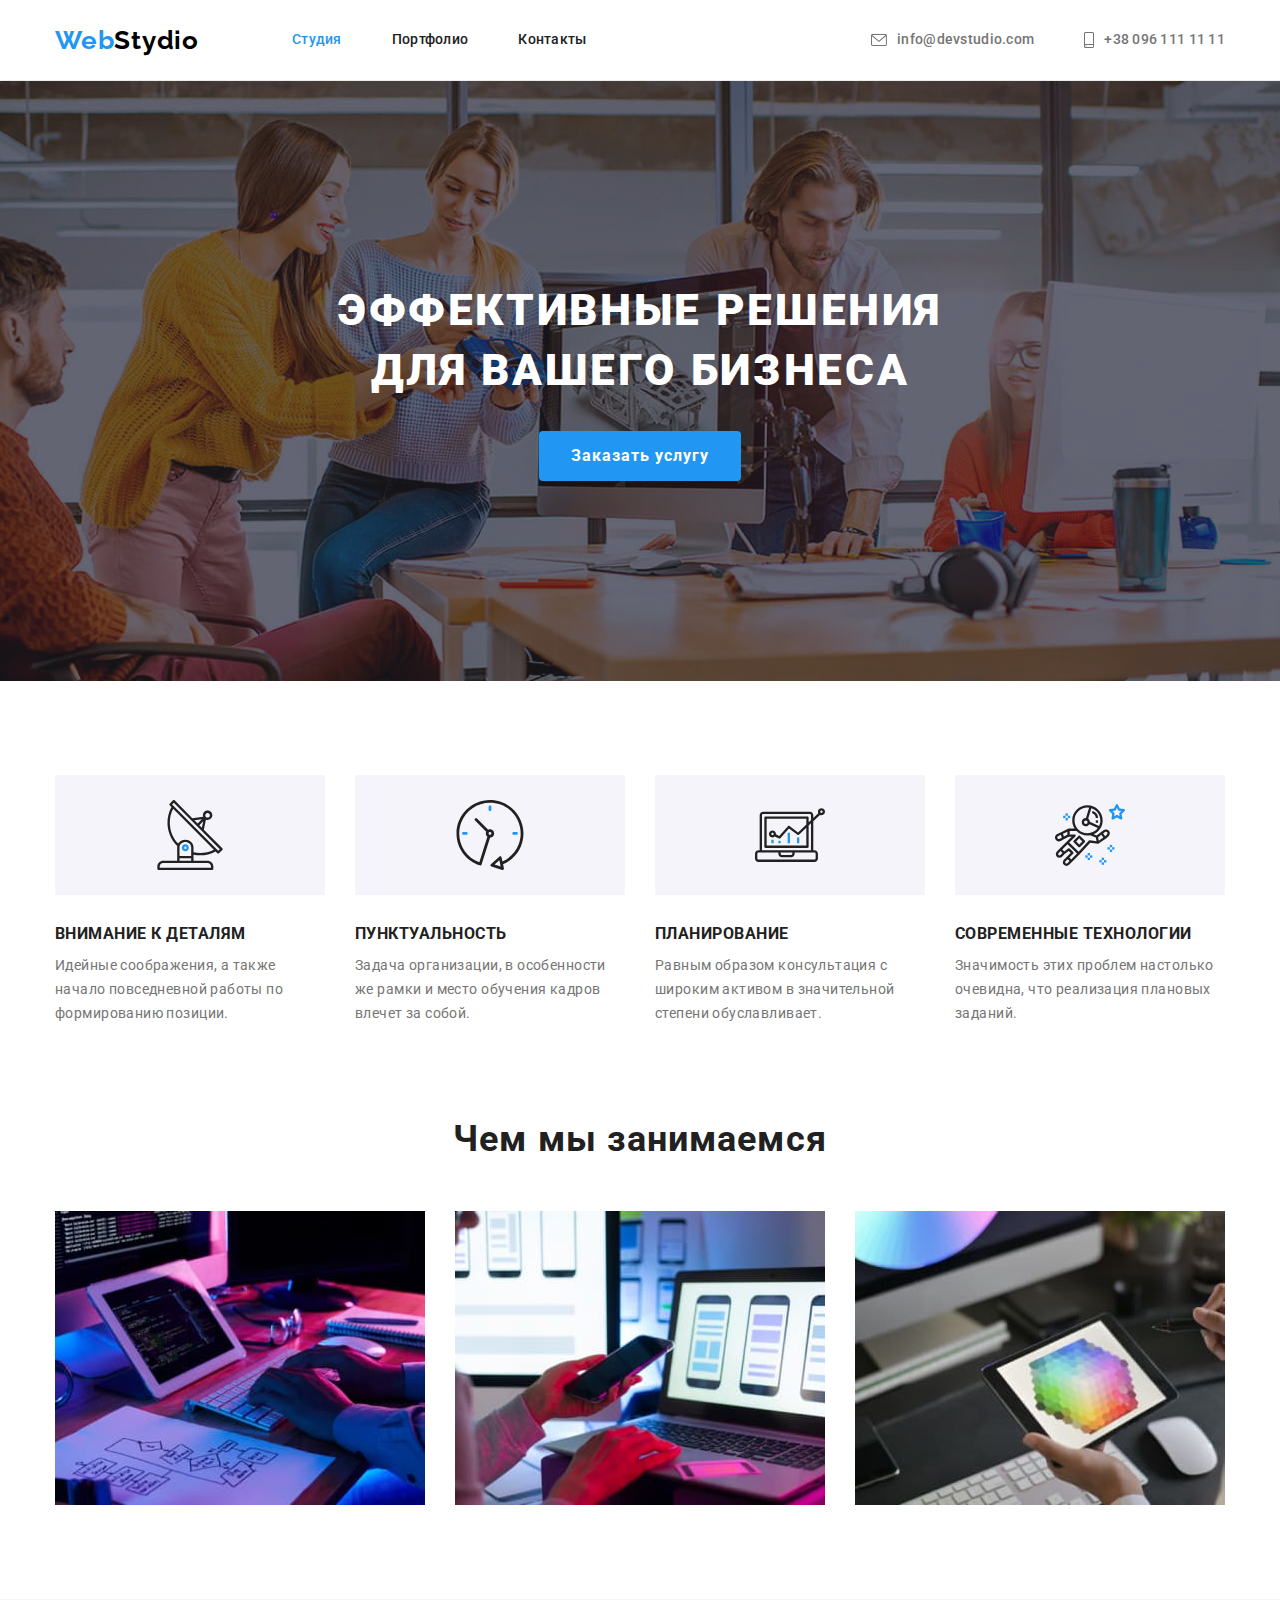
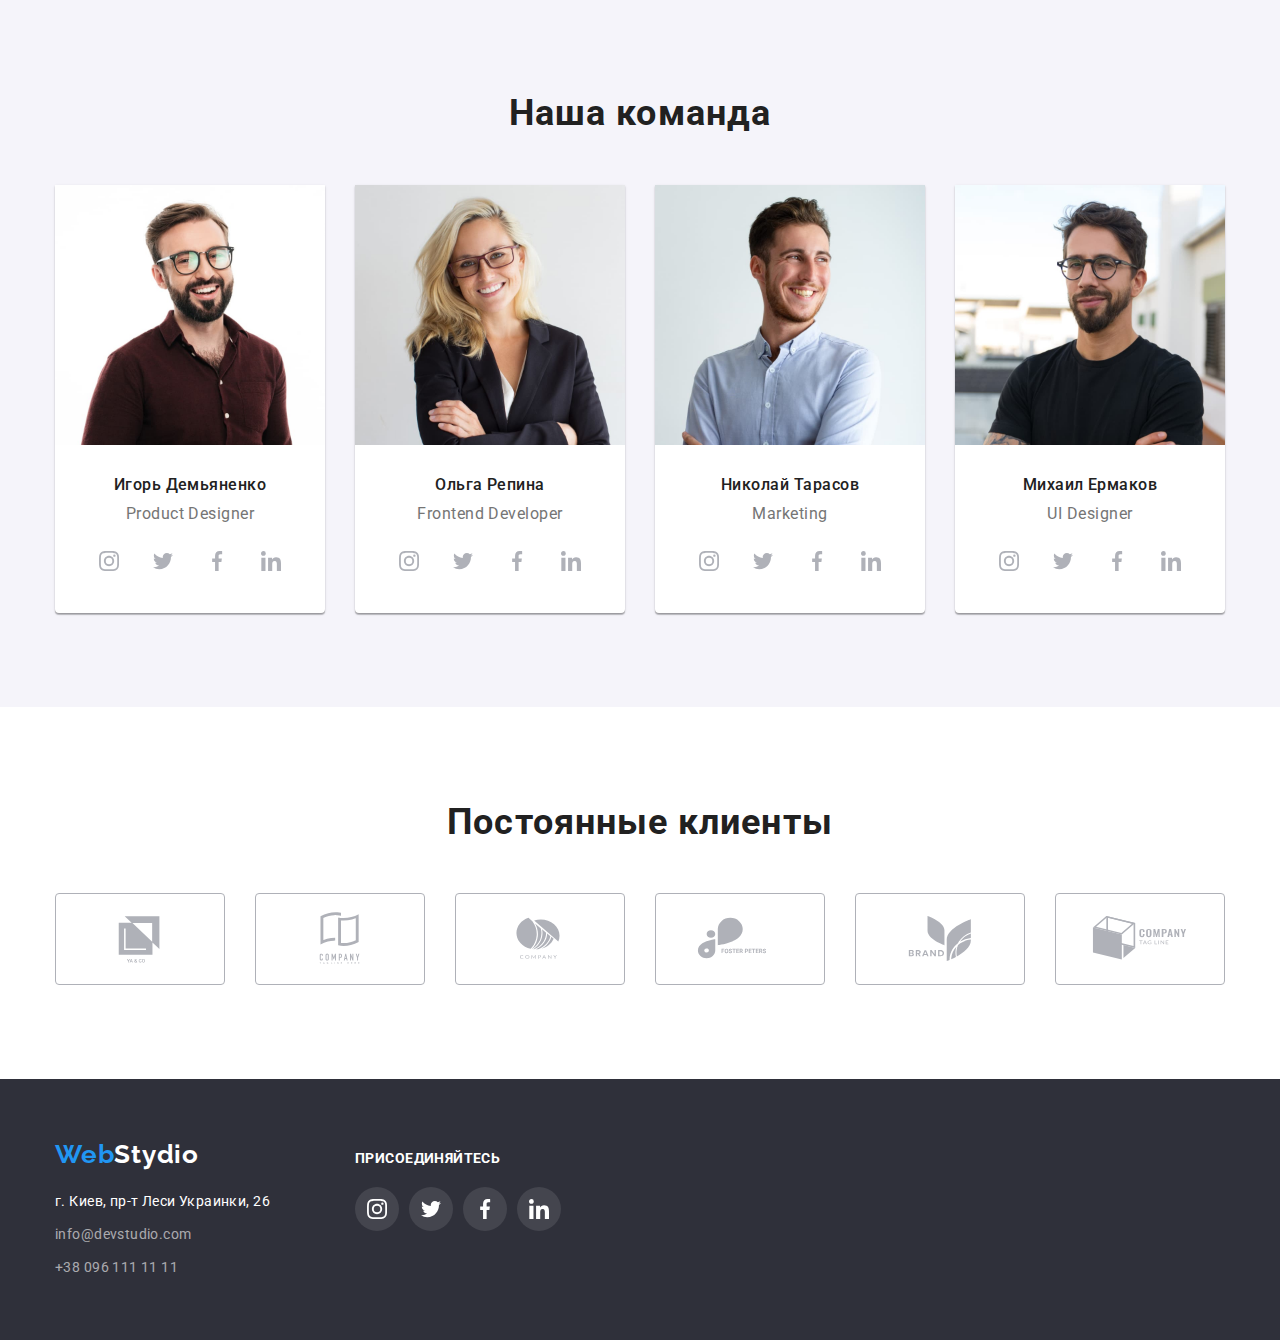
<file: index.html>
<!DOCTYPE html>
<html lang="ru">
  <head>
    <meta charset="UTF-8" />
    <meta http-equiv="X-UA-Compatible" content="IE=edge" />
    <meta name="viewport" content="width=device-width, initial-scale=1.0" />
    <title>Module 01</title>
    <!--Progect fonts-->
    <link rel="preconnect" href="https://fonts.googleapis.com" />
    <link rel="preconnect" href="https://fonts.gstatic.com" crossorigin />
    <link
      href="https://fonts.googleapis.com/css2?family=Raleway:wght@700&family=Roboto:wght@400;500;700;900&display=swap"
      rel="stylesheet"
    />
    <!--Normalize-->
    <link
      rel="stylesheet"
      href="https://cdnjs.cloudflare.com/ajax/libs/modern-normalize/1.1.0/modern-normalize.min.css"
    />
    <!--Progect styles-->
    <link rel="stylesheet" href="./css/styles.css" />
  </head>
  <body>
    <!--верхняя линяя-->
    <header class="header">
      <div class="contanier header-contanier">
        <a class="logo-blue" href="./index.html"
          >Web<span class="logo-header" lang="en">Stydio</span>
        </a>
        <nav class="navigtion">
          <ul class="navigtion-list">
            <li class="navigtion-item">
              <a class="link active" href="./index.html">Студия</a>
            </li>
            <li class="navigtion-item">
              <a class="link" href="./portfolio.html">Портфолио</a>
            </li>
            <li class="navigtion-item"><a class="link" href="">Контакты</a></li>
          </ul>
        </nav>
        <div class="header-gruop">
          <ul class="header-gruop-list">
            <li class="group-1">
              <a class="group-mailto" href="mailto:info@devstudio.com">
                <svg class="header-icons" width="16" height="12">
                  <use href="./images/sprite.svg#icon-envelope"></use>
                </svg>
                info@devstudio.com
              </a>
            </li>
            <li class="group">
              <a class="group-tel" href="tel:380961111111">
                <svg class="header-icons" width="10" height="16">
                  <use href="./images/sprite.svg#icon-smartphone"></use>
                </svg>
                +38 096 111 11 11</a>
            </li>
          </ul>
        </div>
      </div>
    </header>

    <main>
      <!--шапка сайта-->
      <section class="hero">
        <div class="contanier">
          <h1 class="hero-title">Эффективные решения для вашего бизнеса</h1>
          <button class="hero-navigtion" type="button">Заказать услугу</button>
        </div>
      </section>

      <!--особенности-->
      <section class="peculiarities section">
        <div class="contanier">
          <h2 class="peculiarities-title" hidden>Особенности</h2>
          <ul class="list-peculiarities">
            <li class="item-peculiarities">
              <a class="peculiarities-icons" aria-label=" иконка Антенна">
                <svg class="detali-icons" width="70" height="70">
                  <use href="./images/sprite.svg#icon-antenna-1"></use>
                </svg>
              </a>
              <h3 class="attention-to-detail">Внимание к деталям</h3>
              <p class="link-description">
                Идейные соображения, а также начало повседневной работы по
                формированию позиции.
              </p>
            </li>
            <li class="item-peculiarities">
              <a class="peculiarities-icons" aria-label=" иконка Часы">
                <svg class="detali-icons" width="70" height="70">
                  <use href="./images/sprite.svg#icon-clock-1"></use>
                </svg>
              </a>
              <h3 class="punctuality">Пунктуальность</h3>
              <p class="link-description">
                Задача организации, в особенности же рамки и место обучения
                кадров влечет за собой.
              </p>
            </li>
            <li class="item-peculiarities">
              <a class="peculiarities-icons" aria-label=" иконка Диаграмма">
                <svg class="detali-icons" width="70" height="70">
                  <use href="./images/sprite.svg#icon-diagram"></use>
                </svg>
              </a>
              <h3 class="planning">Планирование</h3>
              <p class="link-description">
                Равным образом консультация с широким активом в значительной
                степени обуславливает.
              </p>
            </li>
            <li class="item-peculiarities">
              <a class="peculiarities-icons" aria-label=" иконка Астронавт">
                <svg class="detali-icons" width="70" height="70">
                  <use href="./images/sprite.svg#icon-astronaut-1"></use>
                </svg>
              </a>
              <h3 class="modern-technologies">Современные технологии</h3>
              <p class="link-description">
                Значимость этих проблем настолько очевидна, что реализация
                плановых заданий.
              </p>
            </li>
          </ul>
        </div>
      </section>
      <!--чем мы занимаемся-->
      <section class="what-are-we-doing-pading section">
        <div class="contanier">
          <div class="what-are-we-doing-h">
            <h2 class="what-are-we-doing">Чем мы занимаемся</h2>
          </div>
          <ul class="list-what-are-we-doing">
            <li class="going">
              <img
                src="./images/main/class/box-1.jpg"
                alt="программное обеспечение "
                width="370"
                height="294"
              />
            </li>
            <li class="going">
              <img
                src="./images/main/class/box-2.jpg"
                alt="тестирование мобильного приложения"
                width="370"
                height="294"
              />
            </li>
            <li class="going">
              <img
                src="./images/main/class/box-3.jpg"
                alt="работа с палитрой"
                width="370"
                height="294"
              />
            </li>
          </ul>
        </div>
      </section>
      <!--наша команда-->
      <section class="team section">
        <div class="contanier">
          <h2 class="our-team">Наша команда</h2>
          <ul class="member-list">
            <li class="member-item">
              <img
                class="member-img"
                src="./images/main/team/img.jpg"
                alt="Игорь Демьяненко"
                width="270"
                height="260"
              />
              <div class="member-group">
                <h3 class="member-title">Игорь Демьяненко</h3>
                <p class="member-position" lang="en">Product Designer</p>
                <ul class="socials list">
                  <li class="socials-item">
                    <a
                      class="socials-link"
                      href=""
                      target="_blank"
                      rel=""
                      aria-label=" иконка Instagram"
                    >
                      <svg class="socials-icons" width="20" height="20">
                        <use href="./images/sprite.svg#icon-instagram"></use>
                      </svg>
                    </a>
                  </li>
                  <li class="socials-item">
                    <a
                      class="socials-link"
                      href=""
                      target="_blank"
                      rel=""
                      aria-label="иконка Twitter"
                    >
                      <svg class="socials-icons" width="20" height="20">
                        <use href="./images/sprite.svg#icon-twitter"></use>
                      </svg>
                    </a>
                  </li>
                  <li class="socials-item">
                    <a
                      class="socials-link"
                      href=""
                      target="_blank"
                      rel="noopener noreferre_blank"
                      aria-label="иконка Facebook"
                    >
                      <svg class="socials-icons" width="20" height="20">
                        <use href="./images/sprite.svg#icon-facebook"></use>
                      </svg>
                    </a>
                  </li>
                  <li class="socials-item">
                    <a
                      class="socials-link"
                      href=""
                      target="_blank"
                      rel=""
                      aria-label="иконка Linkedin"
                    >
                      <svg class="socials-icons" width="20" height="20">
                        <use href="./images/sprite.svg#icon-linkedin"></use>
                      </svg>
                    </a>
                  </li>
                </ul>
              </div>
            </li>
            <li class="member-item">
              <img
                class="member-img"
                src="./images/main/team/img-(1).jpg"
                alt="Ольга Репина"
                width="270"
                height="260"
              />
              <div class="member-group">
                <h3 class="member-title">Ольга Репина</h3>
                <p class="member-position" lang="en">Frontend Developer</p>
                <ul class="socials list">
                  <li class="socials-item">
                    <a
                      class="socials-link"
                      href=""
                      target="_blank"
                      rel=""
                      aria-label=" иконка Instagram"
                    >
                      <svg class="socials-icons" width="20" height="20">
                        <use href="./images/sprite.svg#icon-instagram"></use>
                      </svg>
                    </a>
                  </li>
                  <li class="socials-item">
                    <a
                      class="socials-link"
                      href=""
                      target="_blank"
                      rel=""
                      aria-label="иконка Twitter"
                    >
                      <svg class="socials-icons" width="20" height="20">
                        <use href="./images/sprite.svg#icon-twitter"></use>
                      </svg>
                    </a>
                  </li>
                  <li class="socials-item">
                    <a
                      class="socials-link"
                      href=""
                      target="_blank"
                      rel="noopener noreferre_blank"
                      aria-label="иконка Facebook"
                    >
                      <svg class="socials-icons" width="20" height="20">
                        <use href="./images/sprite.svg#icon-facebook"></use>
                      </svg>
                    </a>
                  </li>
                  <li class="socials-item">
                    <a
                      class="socials-link"
                      href=""
                      target="_blank"
                      rel=""
                      aria-label="иконка Linkedin"
                    >
                      <svg class="socials-icons" width="20" height="20">
                        <use href="./images/sprite.svg#icon-linkedin"></use>
                      </svg>
                    </a>
                  </li>
                </ul>
              </div>
            </li>
            <li class="member-item">
              <img
                class="member-img"
                src="./images/main/team/img-(2).jpg"
                alt="Николай Тарасов"
                width="270"
                height="260"
              />
              <div class="member-group">
                <h3 class="member-title">Николай Тарасов</h3>
                <p class="member-position" lang="en">Marketing</p>
                <ul class="socials list">
                  <li class="socials-item">
                    <a
                      class="socials-link"
                      href=""
                      target="_blank"
                      rel=""
                      aria-label=" иконка Instagram"
                    >
                      <svg class="socials-icons" width="20" height="20">
                        <use href="./images/sprite.svg#icon-instagram"></use>
                      </svg>
                    </a>
                  </li>
                  <li class="socials-item">
                    <a
                      class="socials-link"
                      href=""
                      target="_blank"
                      rel=""
                      aria-label="иконка Twitter"
                    >
                      <svg class="socials-icons" width="20" height="20">
                        <use href="./images/sprite.svg#icon-twitter"></use>
                      </svg>
                    </a>
                  </li>
                  <li class="socials-item">
                    <a
                      class="socials-link"
                      href=""
                      target="_blank"
                      rel="noopener noreferre_blank"
                      aria-label="иконка Facebook"
                    >
                      <svg class="socials-icons" width="20" height="20">
                        <use href="./images/sprite.svg#icon-facebook"></use>
                      </svg>
                    </a>
                  </li>
                  <li class="socials-item">
                    <a
                      class="socials-link"
                      href=""
                      target="_blank"
                      rel=""
                      aria-label="иконка Linkedin"
                    >
                      <svg class="socials-icons" width="20" height="20">
                        <use href="./images/sprite.svg#icon-linkedin"></use>
                      </svg>
                    </a>
                  </li>
                </ul>
              </div>
            </li>
            <li class="member-item">
              <img
                class="member-img"
                src="./images/main/team/img-(3).jpg"
                alt="Михаил Ермаков"
                width="270"
                height="260"
              />
              <div class="member-group">
                <h3 class="member-title">Михаил Ермаков</h3>
                <p class="member-position" lang="en">UI Designer</p>
                <ul class="socials list">
                  <li class="socials-item">
                    <a
                      class="socials-link"
                      href=""
                      target="_blank"
                      rel=""
                      aria-label=" иконка Instagram"
                    >
                      <svg class="socials-icons" width="20" height="20">
                        <use href="./images/sprite.svg#icon-instagram"></use>
                      </svg>
                    </a>
                  </li>
                  <li class="socials-item">
                    <a
                      class="socials-link"
                      href=""
                      target="_blank"
                      rel=""
                      aria-label="иконка Twitter"
                    >
                      <svg class="socials-icons" width="20" height="20">
                        <use href="./images/sprite.svg#icon-twitter"></use>
                      </svg>
                    </a>
                  </li>
                  <li class="socials-item">
                    <a
                      class="socials-link"
                      href=""
                      target="_blank"
                      rel="noopener noreferre_blank"
                      aria-label="иконка Facebook"
                    >
                      <svg class="socials-icons" width="20" height="20">
                        <use href="./images/sprite.svg#icon-facebook"></use>
                      </svg>
                    </a>
                  </li>
                  <li class="socials-item">
                    <a
                      class="socials-link"
                      href=""
                      target="_blank"
                      rel=""
                      aria-label="иконка Linkedin"
                    >
                      <svg class="socials-icons" width="20" height="20">
                        <use href="./images/sprite.svg#icon-linkedin"></use>
                      </svg>
                    </a>
                  </li>
                </ul>
              </div>
            </li>
          </ul>
        </div>
      </section>
      <!--постоянные клиенты-->
      <section class="clients section">
        <div class="contanier">
          <div class="permanent-clients-h">
            <h2 class="permanent-clients">Постоянные клиенты</h2>
          </div>
          <ul class="list-permanent-clients">
            <li class="going-permanent-clients">
              <a
                class="permanent-clients-icons"
                href=""
                target="_blank"
                rel=""
                aria-label=" иконка Клиенты"
              >
                <svg class="photo-icons" width="106" height="60">
                  <use href="./images/sprite.svg#icon-yaco"></use>
                </svg>
              </a>
            </li>
            <li class="going-permanent-clients">
              <a
                class="permanent-clients-icons"
                href=""
                target="_blank"
                rel=""
                aria-label=" иконка Клиенты"
              >
                <svg class="photo-icons" width="106" height="60">
                  <use href="./images/sprite.svg#icon-tag-line-here"></use>
                </svg>
              </a>
            </li>
            <li class="going-permanent-clients">
              <a
                class="permanent-clients-icons"
                href=""
                target="_blank"
                rel=""
                aria-label=" иконка Клиенты"
              >
                <svg class="photo-icons" width="106" height="60">
                  <use href="./images/sprite.svg#icon-company"></use>
                </svg>
              </a>
            </li>
            <li class="going-permanent-clients">
              <a
                class="permanent-clients-icons"
                href=""
                target="_blank"
                rel=""
                aria-label=" иконка Клиенты"
              >
                <svg class="photo-icons" width="106" height="60">
                  <use href="./images/sprite.svg#icon-foster-peters"></use>
                </svg>
              </a>
            </li>
            <li class="going-permanent-clients">
              <a
                class="permanent-clients-icons"
                href=""
                target="_blank"
                rel=""
                aria-label=" иконка Клиенты"
              >
                <svg class="photo-icons" width="106" height="60">
                  <use href="./images/sprite.svg#icon-brand"></use>
                </svg>
              </a>
            </li>
            <li class="going-permanent-clients">
              <a
                class="permanent-clients-icons"
                href=""
                target="_blank"
                rel=""
                aria-label=" иконка Клиенты"
              >
                <svg class="photo-icons" width="106" height="60">
                  <use href="./images/sprite.svg#icon-tag-line"></use>
                </svg>
              </a>
            </li>
          </ul>
        </div>
      </section>
    </main>
    <!--подвал-->
    <footer class="footer">
      <div class="contanier footer-contanier">
        <div class="logo-footer-group">
          <a class="logo-blue-footer" href="./index.html"
            >Web<span class="logo-footer" lang="en">Stydio</span>
          </a>
          <address class="link-footer">
            <a class="link-address">г. Киев, пр-т Леси Украинки, 26</a>
            <ul class="list">
              <li class="group-footer-1">
                <a class="group-mailto-footer" href="mailto:info@devstudio.com"
                  >info@devstudio.com</a>
              </li>
              <li class="group-footer-2">
                <a class="group-tel-footer" href="tel:380961111111"
                  >+38 096 111 11 11</a>
              </li>
            </ul>
          </address>
        </div>
        <div class="join">
            <strong class="join-h">Присоединяйтесь</strong>
          <ul class="socials-footer list">
            <li class="socials-item-footer">
              <a
                class="socials-link-footer"
                href=""
                target="_blank"
                rel=""
                aria-label=" иконка Instagram"
              >
                <svg class="socials-icons-footer" width="20" height="20">
                  <use href="./images/sprite.svg#icon-instagram"></use>
                </svg>
              </a>
            </li>
            <li class="socials-item-footer">
              <a
                class="socials-link-footer"
                href=""
                target="_blank"
                rel=""
                aria-label="иконка Twitter"
              >
                <svg class="socials-icons-footer" width="20" height="20">
                  <use href="./images/sprite.svg#icon-twitter"></use>
                </svg>
              </a>
            </li>
            <li class="socials-item-footer">
              <a
                class="socials-link-footer"
                href=""
                target="_blank"
                rel="noopener noreferre_blank"
                aria-label="иконка Facebook"
              >
                <svg class="socials-icons-footer" width="20" height="20">
                  <use href="./images/sprite.svg#icon-facebook"></use>
                </svg>
              </a>
            </li>
            <li class="socials-item-footer">
              <a
                class="socials-link-footer"
                href=""
                target="_blank"
                rel=""
                aria-label="иконка Linkedin"
              >
                <svg class="socials-icons-footer" width="20" height="20">
                  <use href="./images/sprite.svg#icon-linkedin"></use>
                </svg>
              </a>
            </li>
          </ul>
        </div>
      </div>
    </footer>
  </body>
</html>
</file>
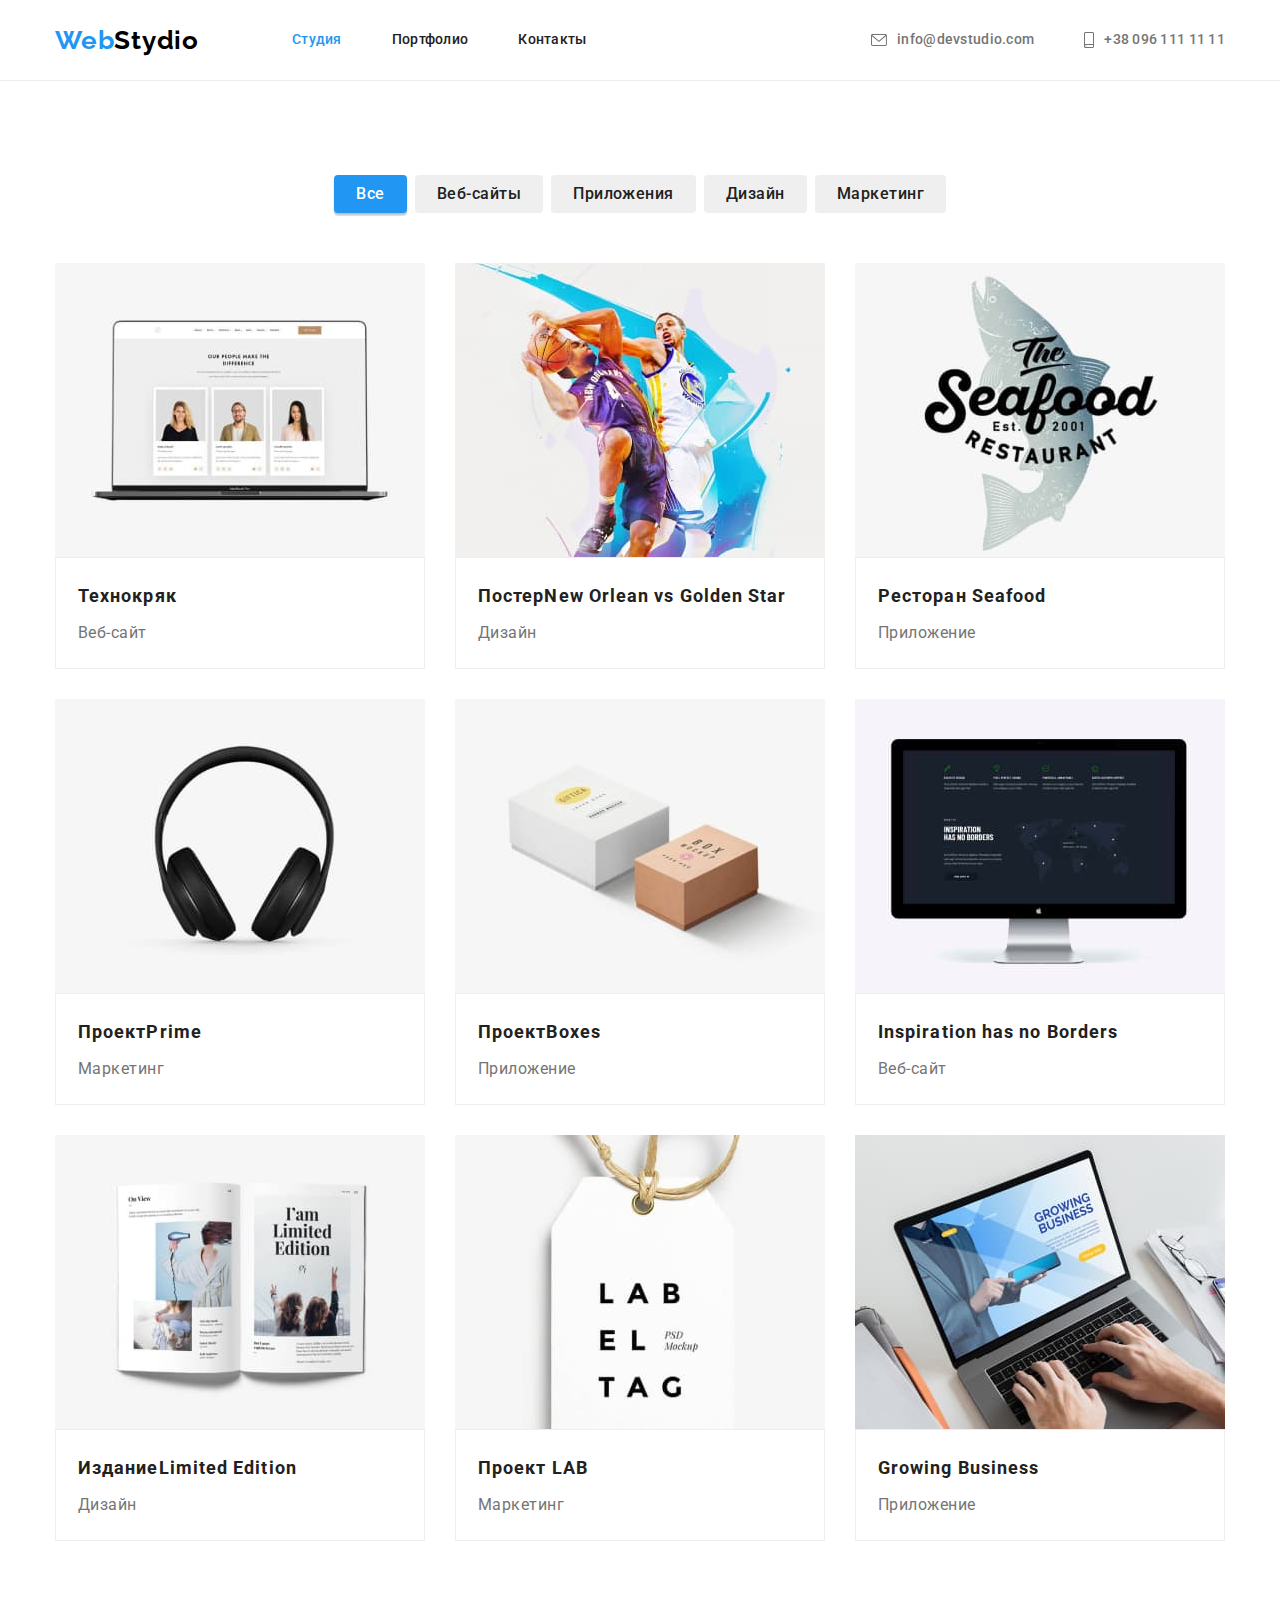
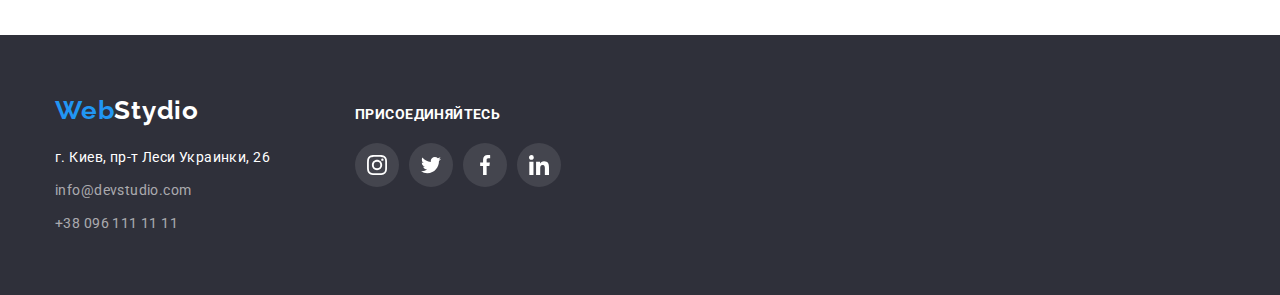
<file: portfolio.html>
<!DOCTYPE html>
<html lang="ru">
<head>
    <meta charset="UTF-8">
    <meta http-equiv="X-UA-Compatible" content="IE=edge">
    <meta name="viewport" content="width=device-width, initial-scale=1.0">
    <title>Module 01</title>
    <!--Progect fonts-->
    <link rel="preconnect" href="https://fonts.googleapis.com">
    <link rel="preconnect" href="https://fonts.gstatic.com" crossorigin>
    <link href="https://fonts.googleapis.com/css2?family=Raleway:wght@700&family=Roboto:wght@400;500;700;900&display=swap"
        rel="stylesheet">
    <!--Normalize-->
    <link rel="stylesheet" href="https://cdnjs.cloudflare.com/ajax/libs/modern-normalize/1.1.0/modern-normalize.min.css"/>    
    <!--Progect styles-->
    <link rel="stylesheet" href="./css/styles.css">
</head>
<body>
    <!--верхняя линяя-->
    <header class="header">
        <div class="contanier header-contanier">
            <a class="logo-blue" href="./index.html">Web<span class="logo-header" lang="en">Stydio</span>
            </a>
            <nav class="navigtion">
                <ul class="navigtion-list">
                    <li class="navigtion-item"> <a class="link active" href="./index.html">Студия</a>
                    </li>
                    <li class="navigtion-item"> <a class="link" href="./portfolio.html">Портфолио</a>
                    </li>
                    <li class="navigtion-item"> <a class="link" href="">Контакты</a>
                    </li>
                </ul>
            </nav>
            <div class="header-gruop">
                <ul class="header-gruop-list">
                    <li class="group-1">
                        <a class="group-mailto" href="mailto:info@devstudio.com">
                            <svg class="header-icons" width="16" height="12">
                                <use href="./images/sprite.svg#icon-envelope"></use>
                            </svg>
                            info@devstudio.com
                        </a>
                    </li>
                    <li class="group">
                        <a class="group-tel" href="tel:380961111111">
                            <svg class="header-icons" width="10" height="16">
                                <use href="./images/sprite.svg#icon-smartphone"></use>
                            </svg>
                            +38 096 111 11 11</a>
                    </li>
                </ul>
            </div>
        </div>
    </header>
    <!--портфолио-->
    <main>
    <section class="filter section">  
       <div class="contanier">
         <ul class="filter-title">
           <li class="filter-item">
            <button class="filter-btn-active" type="button">Все</button>
           </li>
           <li class="filter-item">
            <button class="filter-btn" type="button">Веб-сайты</button>
           </li>
           <li class="filter-item">
            <button class="filter-btn" type="button">Приложения</button>
           </li>
           <li class="filter-item">
            <button class="filter-btn" type="button">Дизайн</button>
           </li>
           <li class="filter-item">
            <button class="filter-btn" type="button">Маркетинг</button>
           </li>
         </ul>
        <h1 class="galery-title" hidden>Портфолио</h1>
        <ul class="portfolio">
            <li class="portfolio-list"> 
            <a class="sending" href="http://" target="_blank" rel="noopener noreferrer">
               <img class="portfolio-img" src="./images/portfolio/img.jpg" alt="ноутбук" width="370" height="294">
               <div class="portfolio-group">
               <h3 class="portfolio-title">Технокряк</h3>
               <p class="portfolio-position">Веб-сайт</p>
               </div>
            </a>
            </li>
            <li class="portfolio-list" >
            <a class="sending" href="http://" target="_blank" rel="noopener noreferrer">
               <img class="portfolio-img" src="./images/portfolio/img-1.jpg" alt="баскетболисты" width="370" height="294">
               <div class="portfolio-group">
                <h2 class="portfolio-title">Постер<span lang="en">New Orlean vs Golden Star</span></h2>
                <p class="portfolio-position">Дизайн</p>
               </div>
            </a>
            </li>
            <li class="portfolio-list">
            <a class="sending" href="http://" target="_blank" rel="noopener noreferrer">
                <img class="portfolio-img" src="./images/portfolio/img-2.jpg" alt="логотип ресторана" width="370" height="294">
                <div class="portfolio-group">
                <h3 class="portfolio-title" lang="en">Ресторан Seafood</h3>
                <p class="portfolio-position">Приложение</p>
            </div>
            </a>
            </li>
            <li class="portfolio-list">
            <a class="sending" href="http://" target="_blank" rel="noopener noreferrer">
                <img class="portfolio-img" src="./images/portfolio/img-3.jpg" alt="наушники" width="370" height="294">
                <div class="portfolio-group">
                <h2 class="portfolio-title">Проект<span lang="en">Prime</span></h2>
                <p class="portfolio-position">Маркетинг</p>
            </div>
            </a>
            </li>
            <li class="portfolio-list">
            <a class="sending" href="http://" target="_blank" rel="noopener noreferrer">
                <img class="portfolio-img" src="./images/portfolio/img-4.jpg" alt="боксы" width="370" height="294">
                <div class="portfolio-group">
                <h2 class="portfolio-title">Проект<span lang="en">Boxes</span></h2>
                <p class="portfolio-position">Приложение</p>
            </div>
            </a>
            </li>
            <li class="portfolio-list">
            <a class="sending" href="http://" target="_blank" rel="noopener noreferrer">
                <img class="portfolio-img" src="./images/portfolio/img-5.jpg" alt="монитор" width="370" height="294">
                <div class="portfolio-group">
                <h2 class="portfolio-title" lang="en">Inspiration has no Borders</h2>
                <p class="portfolio-position">Веб-сайт</p>
            </div>
            </a>
            </li>
            <li class="portfolio-list">
            <a class="sending" href="http://" target="_blank" rel="noopener noreferrer">
                <img class="portfolio-img" src="./images/portfolio/img-6.jpg" alt="разворот журнала" width="370" height="294">
                <div class="portfolio-group">
                <h3 class="portfolio-title">Издание<span lang="en">Limited Edition</span></h2>
                <p class="portfolio-position">Дизайн</p>
                </div>
            </a>
            </li>
            <li class="portfolio-list">
            <a class="sending" href="http://" target="_blank" rel="noopener noreferrer">
                <img class="portfolio-img" src="./images/portfolio/img-7.jpg" alt="Бирка" width="370" height="294">
                <div class="portfolio-group">
                <h3 class="portfolio-title" lang="en">Проект LAB</h3>
                <p class="portfolio-position">Маркетинг</p>
                </div>
            </a>
            </li>
            <li class="portfolio-list">
            <a class="sending" href="http://" target="_blank" rel="noopener noreferrer">
                <img class="portfolio-img" src="./images/portfolio/img-8.jpg" alt="печать на ноутбуке" width="370" height="294">
                <div class="portfolio-group">
                <h3 class="portfolio-title" lang="en">Growing Business</h3>
                <p class="portfolio-position">Приложение</p>
                </div>
            </a>
            </li>
        </ul>
    </div>
    </section>
    </main>
    <!--подвал-->
    <footer class="footer">
        <div class="contanier footer-contanier">
            <div class="logo-footer-group">
                <a class="logo-blue-footer" href="./index.html">Web<span class="logo-footer" lang="en">Stydio</span>
                </a>
                <address class="link-footer">
                    <a class="link-address">г. Киев, пр-т Леси Украинки, 26</a>
                    <ul class="list">
                        <li class="group-footer-1"> <a class="group-mailto-footer"
                                href="mailto:info@devstudio.com">info@devstudio.com</a>
                        </li>
                        <li class="group-footer-2"> <a class="group-tel-footer" href="tel:380961111111">+38 096 111 11
                                11</a>
                        </li>
                    </ul>
                </address>
            </div>
            <div class="join">
                <strong class="join-h">Присоединяйтесь</strong>
                <ul class="socials-footer list">
                    <li class="socials-item-footer">
                        <a class="socials-link-footer" href="" target="_blank" rel="" aria-label=" иконка Instagram">
                            <svg class="socials-icons-footer" width="20" height="20">
                                <use href="./images/sprite.svg#icon-instagram"></use>
                            </svg>
                        </a>
                    </li>
                    <li class="socials-item-footer">
                        <a class="socials-link-footer" href="" target="_blank" rel="" aria-label="иконка Twitter">
                            <svg class="socials-icons-footer" width="20" height="20">
                                <use href="./images/sprite.svg#icon-twitter"></use>
                            </svg>
                        </a>
                    </li>
                    <li class="socials-item-footer">
                        <a class="socials-link-footer" href="" target="_blank" rel="noopener noreferre_blank"
                            aria-label="иконка Facebook">
                            <svg class="socials-icons-footer" width="20" height="20">
                                <use href="./images/sprite.svg#icon-facebook"></use>
                            </svg>
                        </a>
                    </li>
                    <li class="socials-item-footer">
                        <a class="socials-link-footer" href="" target="_blank" rel="" aria-label="иконка Linkedin">
                            <svg class="socials-icons-footer" width="20" height="20">
                                <use href="./images/sprite.svg#icon-linkedin"></use>
                            </svg>
                        </a>
                    </li>
                </ul>
    
            </div>
        </div>
    </footer>
</body>
</html>
</file>
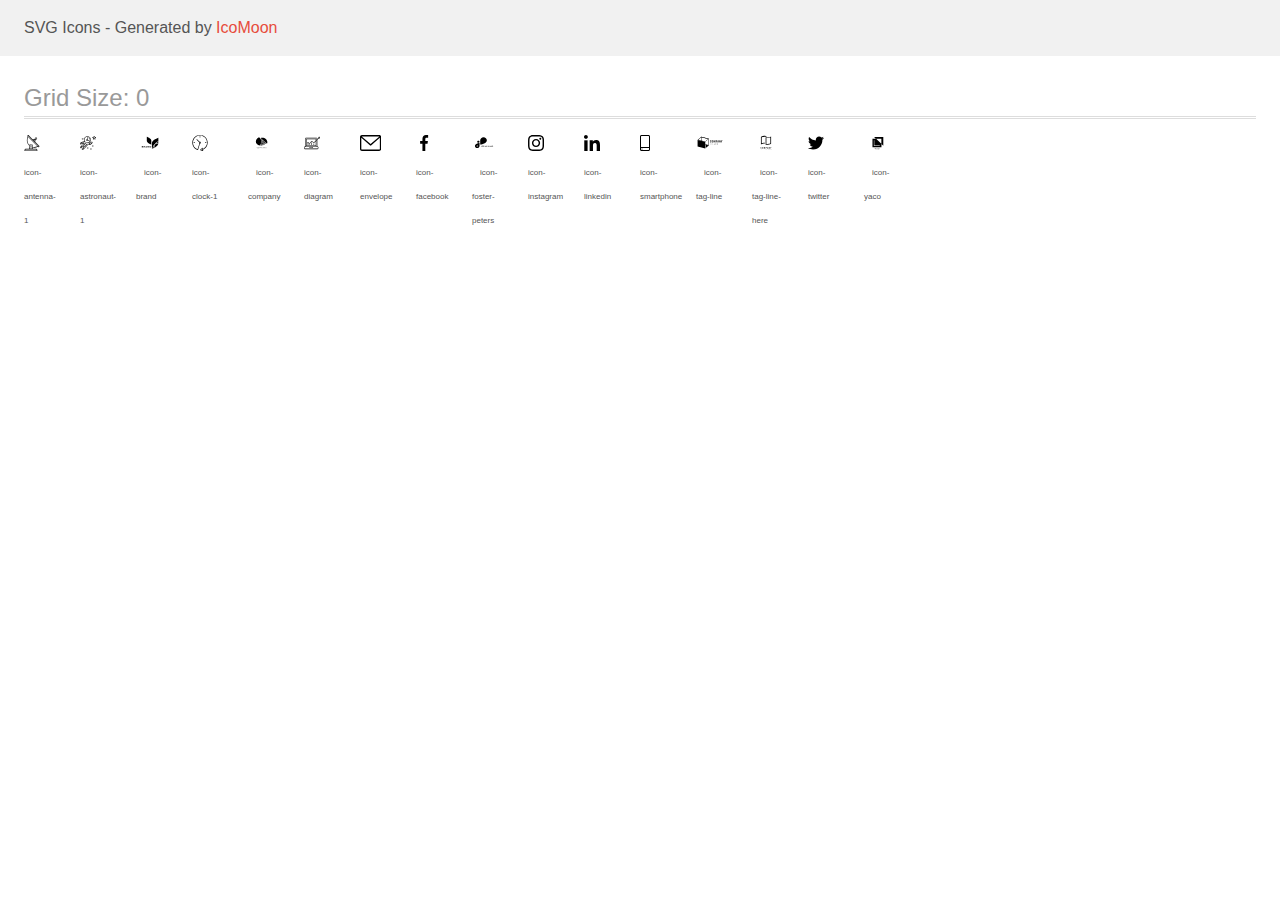
<file: images/icomoon/demo.html>
<!doctype html>
<html>
<head>
    <title>IcoMoon - SVG Icons</title>
    <meta charset="utf-8">
    <meta name="viewport" content="width=device-width, initial-scale=1">
    <link rel="stylesheet" href="demo-files/demo.css">
    <link rel="stylesheet" href="style.css">
</head>
<body>
<svg aria-hidden="true" style="position: absolute; width: 0; height: 0; overflow: hidden;" version="1.1" xmlns="http://www.w3.org/2000/svg" xmlns:xlink="http://www.w3.org/1999/xlink">
<defs>
<symbol id="icon-antenna-1" viewBox="0 0 32 32">
<path d="M30.773 22.098l-8.443-8.505 0.937-4.615c0.242 0.094 0.499 0.144 0.758 0.146h0.006c1.192 0.014 2.17-0.941 2.184-2.133s-0.941-2.17-2.133-2.184c-1.192-0.014-2.17 0.941-2.184 2.133-0.003 0.255 0.039 0.509 0.125 0.749l-4.96 0.605-8.091-8.133c-0.099-0.101-0.235-0.159-0.377-0.16-0.14 0.001-0.274 0.056-0.373 0.155l-1.513 1.504c-0.208 0.208-0.208 0.546 0 0.754l0.814 0.826c-3.153 5.798-2.129 12.978 2.519 17.663 0.043 0.041 0.092 0.074 0.146 0.098-0.034 0.18-0.051 0.364-0.052 0.547v6.187h-6.4c-1.472 0.002-2.665 1.195-2.667 2.667v1.067c0 0.295 0.239 0.533 0.533 0.533h24.533c0.295 0 0.533-0.239 0.533-0.533v-1.067c-0.002-1.472-1.195-2.665-2.667-2.667h-6.4v-2.742c1.003 0.21 2.024 0.317 3.049 0.32 2.458-0.003 4.877-0.615 7.040-1.783l0.818 0.823c0.099 0.101 0.235 0.159 0.377 0.16 0.14-0.001 0.274-0.056 0.373-0.155l1.513-1.504c0.208-0.208 0.208-0.546 0-0.754zM23.28 6.233c0.418-0.415 1.093-0.414 1.508 0.004s0.414 1.093-0.004 1.508c-0.2 0.199-0.47 0.31-0.752 0.31h-0.003c-0.589-0.003-1.064-0.483-1.061-1.072 0.002-0.282 0.115-0.552 0.314-0.751h-0.002zM22.024 9.738l-0.598 2.946-1.175-1.182 1.774-1.763zM21.419 8.836l-1.92 1.909-1.485-1.493 3.405-0.415zM24.004 28.8c0.884 0 1.6 0.716 1.6 1.6v0.533h-23.467v-0.533c0-0.884 0.716-1.6 1.6-1.6h20.267zM16.537 26.667v1.067h-5.333v-1.067h5.333zM11.204 25.6v-4.053c0-1.294 1.196-2.347 2.667-2.347s2.667 1.053 2.667 2.347v4.053h-5.333zM17.604 23.904v-2.357c0-1.882-1.675-3.413-3.733-3.413-1.331-0.020-2.576 0.657-3.281 1.786-4.058-4.274-4.971-10.645-2.279-15.887l18.602 18.708c-2.872 1.461-6.165 1.873-9.309 1.163zM28.893 23.22l-21.057-21.181 0.755-0.752 7.935 7.98c0.004 0 0.006 0.007 0.010 0.010l13.115 13.191-0.757 0.752z"></path>
<path d="M13.876 20.267h-0.005c-0.884-0.001-1.601 0.714-1.602 1.598s0.714 1.601 1.598 1.602h0.005c0.884 0.001 1.601-0.714 1.602-1.598s-0.714-1.601-1.598-1.602zM14.249 22.245c-0.1 0.1-0.236 0.156-0.378 0.155-0.295-0.002-0.532-0.242-0.531-0.536 0.001-0.141 0.057-0.276 0.157-0.375s0.233-0.154 0.373-0.155c0.295 0.002 0.532 0.241 0.53 0.536-0.001 0.141-0.057 0.276-0.157 0.375h0.005z"></path>
</symbol>
<symbol id="icon-astronaut-1" viewBox="0 0 32 32">
<path d="M31.974 4.524c-0.063-0.193-0.229-0.333-0.43-0.363l-1.91-0.278-0.855-1.731c-0.179-0.365-0.777-0.365-0.956 0l-0.855 1.731-1.91 0.278c-0.201 0.029-0.367 0.17-0.431 0.363-0.062 0.193-0.011 0.405 0.135 0.547l1.383 1.348-0.326 1.903c-0.034 0.2 0.048 0.402 0.212 0.522 0.166 0.121 0.382 0.135 0.562 0.040l1.709-0.899 1.709 0.899c0.078 0.041 0.164 0.061 0.249 0.061 0.11 0 0.221-0.034 0.314-0.102 0.164-0.119 0.246-0.322 0.212-0.522l-0.326-1.903 1.383-1.348c0.145-0.142 0.197-0.354 0.135-0.547zM29.511 5.851c-0.125 0.122-0.183 0.299-0.153 0.472l0.191 1.114-1-0.526c-0.078-0.041-0.163-0.061-0.249-0.061s-0.17 0.020-0.249 0.061l-1.001 0.526 0.191-1.114c0.030-0.173-0.028-0.349-0.153-0.472l-0.81-0.789 1.119-0.163c0.174-0.025 0.324-0.134 0.402-0.292l0.5-1.013 0.5 1.013c0.078 0.157 0.228 0.267 0.402 0.292l1.119 0.163-0.809 0.789z"></path>
<path d="M26.134 20.522h-1.067v1.067h1.067v-1.067z"></path>
<path d="M26.134 22.656h-1.067v1.067h1.067v-1.067z"></path>
<path d="M27.2 21.589h-1.067v1.067h1.067v-1.067z"></path>
<path d="M25.067 21.589h-1.067v1.067h1.067v-1.067z"></path>
<path d="M22.4 26.389h-1.067v1.067h1.067v-1.067z"></path>
<path d="M22.4 28.522h-1.067v1.067h1.067v-1.067z"></path>
<path d="M23.467 27.456h-1.067v1.067h1.067v-1.067z"></path>
<path d="M21.333 27.456h-1.067v1.067h1.067v-1.067z"></path>
<path d="M16 24.256h-1.067v1.067h1.067v-1.067z"></path>
<path d="M16 26.389h-1.067v1.067h1.067v-1.067z"></path>
<path d="M17.067 25.322h-1.067v1.067h1.067v-1.067z"></path>
<path d="M14.933 25.322h-1.067v1.067h1.067v-1.067z"></path>
<path d="M5.867 6.122h-1.067v1.067h1.067v-1.067z"></path>
<path d="M5.867 8.255h-1.067v1.067h1.067v-1.067z"></path>
<path d="M6.933 7.189h-1.067v1.067h1.067v-1.067z"></path>
<path d="M4.8 7.189h-1.067v1.067h1.067v-1.067z"></path>
<path d="M24.715 14.159c-0.287-0.388-0.709-0.637-1.188-0.705-0.481-0.068-0.956 0.058-1.34 0.352l-1.252 0.96-1.898 1.417-1.358-0.541c2.421-1.086 4.114-3.508 4.114-6.32 0-3.823-3.123-6.933-6.961-6.933s-6.961 3.11-6.961 6.933c0 1.386 0.414 2.674 1.12 3.758l-2.764-0.024c-0.002 0-0.003 0-0.005 0-0.009 0-0.015 0.004-0.023 0.005-0.053 0.002-0.105 0.013-0.155 0.031-0.013 0.005-0.026 0.008-0.038 0.013-0.006 0.003-0.013 0.003-0.019 0.006l-3.233 1.596c-0.001 0-0.001 0-0.001 0.001l-1.893 0.911c-0.021 0.009-0.042 0.021-0.063 0.035-0.755 0.502-1.012 1.489-0.598 2.295 0.22 0.429 0.595 0.745 1.056 0.889 0.178 0.055 0.359 0.083 0.539 0.083 0.29 0 0.577-0.071 0.839-0.211l1.388-0.738 2.264-1.169 1.357-0.008-5.442 5.416c-0.001 0.001-0.001 0.001-0.002 0.001l-1.339 1.333c-0.316 0.315-0.49 0.732-0.49 1.178s0.174 0.863 0.49 1.179c0.325 0.323 0.752 0.485 1.179 0.485s0.854-0.162 1.18-0.485l1.314-1.309 1.741-1.3 0.901 0.897-1.762 1.754c-0 0.001-0.001 0.001-0.002 0.001l-1.339 1.333c-0.316 0.315-0.49 0.732-0.49 1.178s0.174 0.863 0.49 1.179c0.325 0.323 0.753 0.485 1.18 0.485s0.855-0.162 1.18-0.485l3.482-3.467c0.001-0.001 0.001-0.001 0.001-0.002l1.010-1-0.004-0.004c0.006-0.006 0.015-0.009 0.022-0.015l5.166-5.658 3.471 0.494c0.025 0.004 0.050 0.005 0.075 0.005 0.065 0 0.127-0.015 0.187-0.038 0.018-0.006 0.033-0.015 0.050-0.023 0.019-0.010 0.039-0.015 0.058-0.027l3.213-2.133c0.012-0.008 0.018-0.021 0.029-0.029 0.013-0.010 0.029-0.014 0.041-0.026l1.271-1.191c0.662-0.62 0.753-1.635 0.212-2.362zM2.13 17.77c-0.173 0.093-0.37 0.111-0.558 0.052-0.187-0.058-0.338-0.186-0.427-0.358-0.161-0.314-0.068-0.695 0.214-0.902l1.314-0.632 0.449 1.312-0.992 0.528zM5.628 15.942l-1.548 0.8-0.439-1.283 2.027-1.001-0.040 1.484zM20.727 9.322c0 0.918-0.219 1.785-0.599 2.559l-4.181-1.899c-0.044-0.573-0.341-1.075-0.788-1.388l1.464-4.86c2.378 0.756 4.105 2.974 4.105 5.588zM8.938 9.322c0-3.235 2.644-5.867 5.894-5.867 0.253 0 0.5 0.021 0.745 0.052l-1.432 4.754c-0.019-0.001-0.037-0.006-0.057-0.006-1.033 0-1.873 0.837-1.873 1.867s0.84 1.867 1.873 1.867c0.694 0 1.294-0.383 1.618-0.945l3.862 1.755c-1.075 1.446-2.795 2.39-4.737 2.39-3.25 0-5.894-2.632-5.894-5.867zM14.894 10.122c0 0.441-0.362 0.8-0.806 0.8s-0.806-0.359-0.806-0.8c0-0.441 0.362-0.8 0.806-0.8s0.806 0.359 0.806 0.8zM2.465 25.146c-0.236 0.234-0.619 0.234-0.854 0.001-0.114-0.114-0.176-0.263-0.176-0.423s0.062-0.309 0.176-0.421l0.962-0.958 0.851 0.848-0.959 0.955zM5.679 28.88c-0.236 0.234-0.619 0.235-0.855 0.001-0.114-0.114-0.176-0.263-0.176-0.423s0.062-0.309 0.176-0.421l0.963-0.959 0.852 0.848-0.96 0.955zM9.16 25.411c-0.001 0-0.001 0-0.002 0.001l-1.765 1.76-0.852-0.848 1.763-1.755c0 0 0 0 0-0s0.001-0.001 0.002-0.001c0.040-0.040 0.065-0.088 0.090-0.135 0.007-0.014 0.020-0.026 0.026-0.040 0.017-0.041 0.019-0.085 0.026-0.129 0.003-0.025 0.014-0.047 0.014-0.073 0-0.036-0.013-0.070-0.020-0.106-0.006-0.032-0.006-0.065-0.019-0.095-0.020-0.050-0.055-0.094-0.091-0.138-0.010-0.012-0.014-0.027-0.025-0.038 0 0 0 0-0.001 0s-0.001-0.002-0.001-0.002l-1.607-1.6c-0.017-0.017-0.039-0.024-0.058-0.038-0.028-0.022-0.055-0.042-0.087-0.058-0.030-0.015-0.061-0.024-0.093-0.033-0.034-0.010-0.067-0.017-0.103-0.020-0.033-0.002-0.063 0.001-0.095 0.005-0.036 0.004-0.069 0.009-0.104 0.020-0.034 0.011-0.063 0.027-0.094 0.045-0.020 0.011-0.042 0.015-0.061 0.029l-1.773 1.324-0.901-0.897 2.399-2.386 4.361 4.289-0.928 0.919zM15.979 18.394c-0.015-0.002-0.030 0.004-0.045 0.003-0.039-0.002-0.076 0.001-0.115 0.007-0.030 0.005-0.059 0.011-0.088 0.021-0.034 0.012-0.065 0.028-0.097 0.047-0.030 0.018-0.057 0.037-0.083 0.061-0.013 0.011-0.028 0.017-0.040 0.029l-4.698 5.146-4.328-4.257 2.833-2.818c0.209-0.208 0.21-0.546 0.002-0.755-0.105-0.105-0.243-0.157-0.381-0.156v-0.001l-2.219 0.013 0.028-1.607 3.104 0.027c1.265 1.294 3.029 2.101 4.981 2.101 0.437 0 0.864-0.045 1.279-0.123 0.040 0.032 0.079 0.065 0.13 0.085l2.41 0.96 0.331 1.644-3.003-0.427zM20.020 18.572l-0.313-1.558 1.446-1.080 0.947 1.257-2.080 1.381zM23.774 15.741l-0.838 0.785-0.931-1.236 0.831-0.637c0.155-0.119 0.351-0.168 0.543-0.143 0.193 0.027 0.364 0.128 0.48 0.284 0.217 0.292 0.18 0.699-0.085 0.947z"></path>
<path d="M13.602 18.544l-2.143-2.133c-0.207-0.207-0.545-0.207-0.753 0l-2.142 2.133c-0.1 0.101-0.157 0.236-0.157 0.378s0.056 0.278 0.157 0.378l2.142 2.133c0.104 0.103 0.241 0.155 0.377 0.155s0.273-0.052 0.376-0.155l2.143-2.133c0.1-0.1 0.157-0.236 0.157-0.378s-0.057-0.278-0.157-0.378zM11.083 20.303l-1.387-1.381 1.387-1.381 1.387 1.381-1.387 1.381z"></path>
<path d="M17.164 5.071l-0.258 1.036c0.071 0.018 1.738 0.452 1.738 2.149h1.067c-0-2.017-1.666-2.965-2.547-3.185z"></path>
<path d="M19.711 9.322h-1.067v1.067h1.067v-1.067z"></path>
</symbol>
<symbol id="icon-brand" viewBox="0 0 57 32">
<path d="M14.27 23.859c0.13 0.147 0.199 0.332 0.196 0.521 0.007 0.123-0.017 0.247-0.070 0.361s-0.132 0.216-0.233 0.297c-0.252 0.175-0.565 0.26-0.881 0.24h-1.549v-3.302h1.517c0.299-0.018 0.596 0.059 0.84 0.219 0.098 0.075 0.176 0.17 0.227 0.277s0.074 0.224 0.068 0.341c0.009 0.182-0.054 0.361-0.176 0.505-0.118 0.131-0.28 0.222-0.462 0.258 0.205 0.034 0.391 0.134 0.523 0.282zM12.454 23.36h0.648c0.147 0.010 0.294-0.029 0.412-0.11 0.049-0.040 0.087-0.090 0.111-0.146s0.034-0.116 0.028-0.176c0.005-0.060-0.005-0.12-0.029-0.175s-0.061-0.106-0.108-0.147c-0.122-0.083-0.273-0.123-0.425-0.111h-0.638v0.866zM13.578 24.627c0.052-0.041 0.093-0.093 0.12-0.151s0.038-0.121 0.034-0.184c0.004-0.064-0.008-0.127-0.035-0.186s-0.069-0.111-0.121-0.153c-0.127-0.086-0.283-0.128-0.44-0.119h-0.68v0.908h0.689c0.155 0.008 0.309-0.032 0.435-0.114z"></path>
<path d="M17.371 25.278l-0.844-1.291h-0.317v1.291h-0.726v-3.302h1.374c0.346-0.022 0.689 0.078 0.957 0.281 0.192 0.179 0.308 0.415 0.327 0.666s-0.061 0.499-0.224 0.7c-0.17 0.178-0.401 0.296-0.655 0.336l0.898 1.32h-0.789zM16.21 23.538h0.594c0.412 0 0.618-0.167 0.618-0.5 0.004-0.068-0.007-0.136-0.033-0.2s-0.066-0.122-0.118-0.171c-0.13-0.099-0.298-0.147-0.467-0.134h-0.601l0.007 1.005z"></path>
<path d="M21.339 24.614h-1.446l-0.255 0.665h-0.761l1.328-3.265h0.823l1.323 3.265h-0.761l-0.25-0.665zM21.145 24.114l-0.529-1.394-0.529 1.394h1.057z"></path>
<path d="M26.305 25.278h-0.721l-1.616-2.245v2.245h-0.719v-3.302h0.719l1.616 2.258v-2.258h0.721v3.302z"></path>
<path d="M30.417 24.488c-0.149 0.249-0.376 0.452-0.652 0.582-0.314 0.145-0.662 0.217-1.013 0.208h-1.283v-3.302h1.283c0.351-0.008 0.698 0.061 1.013 0.203 0.276 0.127 0.503 0.328 0.652 0.576 0.148 0.269 0.226 0.565 0.226 0.866s-0.077 0.598-0.226 0.866zM29.593 24.409c0.206-0.219 0.319-0.499 0.319-0.788s-0.113-0.569-0.319-0.788c-0.249-0.199-0.573-0.3-0.902-0.281h-0.5v2.137h0.5c0.329 0.019 0.654-0.082 0.902-0.281z"></path>
<path d="M21.79 3.609c0 0 9.301 3.215 9.103 7.867v7.869c0 0-9.294-3.217-9.1-7.869l-0.004-7.867z"></path>
<path d="M39.179 17.503c1.757-1.107 3.788-1.792 5.909-1.994v-2.463c-2.444 0.862-4.517 2.426-5.909 4.457z"></path>
<path d="M38.124 18.245c1.438-2.651 3.93-4.696 6.964-5.715v-7.098c0 0-13.245 4.58-12.965 11.205v11.203c0 0 0.59-0.205 1.519-0.589 0-0.358 0-0.719 0.042-1.082 0.274-3.076 1.871-5.926 4.44-7.924z"></path>
<path d="M36.864 22.407c0.070-0.777 0.225-1.546 0.463-2.294-1.599 1.725-2.568 3.866-2.77 6.122-0.019 0.213-0.030 0.426-0.035 0.645 0.752-0.331 1.628-0.744 2.548-1.229-0.235-1.067-0.304-2.159-0.206-3.244z"></path>
<path d="M37.391 22.447c-0.088 0.982-0.033 1.969 0.164 2.938 3.619-1.983 7.685-5.046 7.528-8.748v-0.323c-2.585 0.265-5.004 1.3-6.885 2.946-0.44 1.020-0.712 2.094-0.807 3.188z"></path>
</symbol>
<symbol id="icon-clock-1" viewBox="0 0 32 32">
<path d="M31.297 15.301c-0.002-8.452-6.855-15.303-15.308-15.301s-15.303 6.855-15.301 15.308c0.001 6.658 4.307 12.551 10.649 14.576 0.061 0.019 0.124 0.029 0.187 0.029 0.121-0 0.239-0.032 0.342-0.094 0.135-0.080 0.236-0.207 0.283-0.356l3.865-12.25c1.057-0.005 1.909-0.866 1.903-1.923s-0.866-1.909-1.923-1.903c-0.284 0.001-0.565 0.067-0.82 0.191l-5.106-5.107c-0.253-0.245-0.657-0.238-0.902 0.016-0.239 0.247-0.239 0.639 0 0.886l5.103 5.109c-0.392 0.799-0.168 1.764 0.536 2.309l-3.683 11.673c-7.278-2.681-11.004-10.754-8.323-18.032s10.754-11.004 18.032-8.323 11.004 10.754 8.323 18.032c-1.31 3.556-4.001 6.431-7.462 7.973l-0.398-1.874c-0.073-0.344-0.411-0.565-0.756-0.492-0.109 0.023-0.209 0.074-0.292 0.148l-3.837 3.426c-0.263 0.234-0.287 0.637-0.052 0.9 0.076 0.085 0.174 0.149 0.283 0.184l4.899 1.563c0.335 0.108 0.694-0.077 0.802-0.412 0.034-0.106 0.040-0.219 0.017-0.328l-0.391-1.839c5.664-2.388 9.342-7.942 9.329-14.089zM15.992 14.664c0.352 0 0.638 0.286 0.638 0.638s-0.286 0.638-0.638 0.638c-0.352 0-0.638-0.285-0.638-0.638s0.285-0.638 0.638-0.638zM18.093 29.528l2.184-1.948 0.603 2.84-2.787-0.892z"></path>
<path d="M15.354 3.185v1.275c0 0.352 0.285 0.638 0.638 0.638s0.638-0.285 0.638-0.638v-1.275c0-0.352-0.286-0.638-0.638-0.638s-0.638 0.286-0.638 0.638z"></path>
<path d="M3.876 14.664c-0.352 0-0.638 0.286-0.638 0.638s0.285 0.638 0.638 0.638h1.275c0.352 0 0.638-0.285 0.638-0.638s-0.285-0.638-0.638-0.638h-1.275z"></path>
<path d="M28.108 15.939c0.352 0 0.638-0.285 0.638-0.638s-0.285-0.638-0.638-0.638h-1.275c-0.352 0-0.638 0.286-0.638 0.638s0.286 0.638 0.638 0.638h1.275z"></path>
</symbol>
<symbol id="icon-company" viewBox="0 0 57 32">
<path d="M19.417 26.187c0.008 0 0.017 0.002 0.025 0.005s0.015 0.007 0.020 0.013l0.116 0.111c-0.090 0.090-0.202 0.162-0.327 0.211-0.147 0.053-0.305 0.079-0.464 0.076-0.149 0.003-0.298-0.021-0.436-0.071-0.125-0.045-0.237-0.113-0.329-0.2-0.094-0.089-0.166-0.194-0.212-0.308-0.051-0.127-0.076-0.261-0.074-0.396-0.002-0.135 0.025-0.27 0.080-0.397 0.051-0.115 0.127-0.22 0.225-0.308 0.099-0.087 0.218-0.155 0.349-0.201 0.143-0.048 0.296-0.072 0.449-0.071 0.143-0.003 0.285 0.019 0.417 0.064 0.115 0.043 0.221 0.104 0.313 0.178l-0.097 0.119c-0.007 0.008-0.015 0.016-0.025 0.021-0.012 0.007-0.025 0.010-0.039 0.009-0.015-0.001-0.030-0.005-0.042-0.013l-0.052-0.032-0.073-0.040c-0.031-0.015-0.064-0.028-0.097-0.039-0.043-0.013-0.087-0.024-0.132-0.032-0.057-0.009-0.115-0.013-0.173-0.013-0.111-0.001-0.22 0.017-0.323 0.053-0.096 0.034-0.182 0.084-0.253 0.149-0.073 0.069-0.128 0.15-0.164 0.238-0.041 0.101-0.061 0.207-0.060 0.313-0.002 0.108 0.018 0.216 0.060 0.318 0.035 0.087 0.090 0.167 0.161 0.236 0.067 0.064 0.149 0.114 0.241 0.147 0.095 0.034 0.197 0.051 0.3 0.050 0.059 0.001 0.119-0.003 0.177-0.010 0.096-0.010 0.188-0.039 0.269-0.085 0.041-0.023 0.079-0.049 0.115-0.078 0.015-0.012 0.035-0.020 0.055-0.020z"></path>
<path d="M22.776 25.629c0.002 0.134-0.025 0.267-0.078 0.393-0.047 0.114-0.122 0.218-0.219 0.305s-0.214 0.155-0.344 0.2c-0.285 0.094-0.599 0.094-0.884 0-0.129-0.046-0.245-0.114-0.342-0.201-0.097-0.089-0.172-0.194-0.221-0.308-0.105-0.255-0.105-0.533 0-0.787 0.050-0.115 0.125-0.22 0.221-0.31 0.097-0.084 0.214-0.15 0.342-0.193 0.284-0.096 0.6-0.096 0.884 0 0.129 0.046 0.246 0.114 0.343 0.201 0.096 0.088 0.17 0.191 0.22 0.304 0.054 0.127 0.080 0.261 0.078 0.395zM22.47 25.629c0.002-0.107-0.016-0.214-0.055-0.316-0.033-0.087-0.086-0.168-0.156-0.236-0.068-0.065-0.152-0.116-0.246-0.149-0.207-0.069-0.436-0.069-0.643 0-0.094 0.033-0.178 0.084-0.246 0.149-0.071 0.068-0.125 0.149-0.157 0.236-0.074 0.206-0.074 0.426 0 0.632 0.033 0.087 0.086 0.168 0.157 0.236 0.068 0.065 0.152 0.115 0.246 0.148 0.207 0.067 0.435 0.067 0.643 0 0.093-0.033 0.177-0.083 0.246-0.148 0.070-0.069 0.123-0.149 0.156-0.236 0.039-0.102 0.058-0.209 0.055-0.316z"></path>
<path d="M25.067 25.96l0.030 0.071c0.012-0.025 0.022-0.048 0.033-0.071 0.011-0.024 0.024-0.047 0.038-0.070l0.743-1.174c0.015-0.020 0.028-0.033 0.042-0.037 0.020-0.005 0.040-0.007 0.061-0.006h0.22v1.909h-0.26v-1.404c0-0.018 0-0.038 0-0.059-0.001-0.022-0.001-0.044 0-0.066l-0.747 1.19c-0.009 0.018-0.025 0.033-0.044 0.043s-0.041 0.016-0.064 0.016h-0.042c-0.023 0-0.045-0.005-0.064-0.016s-0.034-0.026-0.044-0.044l-0.769-1.198c0 0.023 0 0.046 0 0.068s0 0.043 0 0.061v1.404h-0.252v-1.905h0.22c0.021-0.001 0.041 0.001 0.061 0.006 0.018 0.008 0.032 0.021 0.041 0.037l0.759 1.175c0.015 0.022 0.028 0.045 0.038 0.068z"></path>
<path d="M27.864 25.865v0.715h-0.291v-1.906h0.649c0.122-0.002 0.244 0.012 0.362 0.042 0.094 0.023 0.181 0.064 0.256 0.119 0.065 0.052 0.114 0.116 0.145 0.187 0.034 0.078 0.051 0.161 0.049 0.244 0.001 0.084-0.017 0.167-0.054 0.244-0.035 0.073-0.089 0.138-0.157 0.191-0.075 0.057-0.162 0.1-0.257 0.126-0.113 0.031-0.232 0.046-0.35 0.044l-0.352-0.005zM27.864 25.66h0.352c0.076 0.001 0.153-0.009 0.225-0.029 0.060-0.018 0.115-0.046 0.163-0.082 0.044-0.035 0.078-0.078 0.099-0.126 0.024-0.051 0.036-0.105 0.035-0.16 0.003-0.053-0.007-0.106-0.029-0.155s-0.057-0.094-0.102-0.13c-0.111-0.075-0.251-0.112-0.391-0.102h-0.352v0.786z"></path>
<path d="M31.772 26.583h-0.23c-0.023 0.001-0.046-0.006-0.064-0.018-0.017-0.012-0.029-0.027-0.038-0.044l-0.198-0.461h-0.993l-0.205 0.461c-0.008 0.017-0.020 0.032-0.036 0.043-0.018 0.013-0.042 0.020-0.065 0.019h-0.23l0.872-1.909h0.302l0.884 1.909zM30.333 25.874h0.82l-0.346-0.777c-0.026-0.058-0.048-0.118-0.065-0.179l-0.034 0.1c-0.010 0.030-0.022 0.058-0.032 0.081l-0.343 0.776z"></path>
<path d="M33.029 24.682c0.017 0.008 0.032 0.020 0.044 0.034l1.272 1.439c0-0.023 0-0.046 0-0.067s0-0.043 0-0.063v-1.352h0.26v1.909h-0.145c-0.021 0.001-0.041-0.003-0.060-0.011-0.018-0.009-0.034-0.021-0.047-0.035l-1.271-1.438c0.001 0.022 0.001 0.044 0 0.066 0 0.021 0 0.040 0 0.058v1.361h-0.26v-1.909h0.154c0.018-0 0.036 0.003 0.052 0.009z"></path>
<path d="M36.748 25.823v0.758h-0.291v-0.758l-0.804-1.15h0.26c0.022-0.001 0.045 0.005 0.063 0.016 0.016 0.012 0.029 0.027 0.039 0.043l0.503 0.742c0.020 0.032 0.038 0.061 0.052 0.088s0.026 0.054 0.036 0.081l0.038-0.082c0.014-0.030 0.031-0.059 0.049-0.087l0.496-0.747c0.010-0.015 0.023-0.028 0.038-0.040 0.017-0.013 0.040-0.020 0.063-0.019h0.263l-0.806 1.155z"></path>
<path d="M24.923 21.47c0.127 0.014 0.255 0.025 0.384 0.035 1.962-0.763 3.622-2.011 4.772-3.588s1.74-3.415 1.695-5.282l-2.162-1.879c0.44 1.988 0.234 4.043-0.594 5.935s-2.245 3.547-4.094 4.779z"></path>
<path d="M24.151 21.383l0.058 0.010c1.975-1.228 3.482-2.942 4.323-4.921s0.981-4.133 0.4-6.181l-3.080-2.676c1.246 2.2 1.747 4.661 1.446 7.098s-1.393 4.75-3.147 6.67z"></path>
<path d="M34.596 14.841c-0.523 2.052-1.794 3.902-3.624 5.276-0.534 0.404-1.111 0.763-1.722 1.074 1.49-0.38 2.859-1.053 4.003-1.966s2.030-2.042 2.592-3.3l-1.249-1.084z"></path>
<path d="M34.106 14.539l-1.778-1.545c-0.034 1.762-0.61 3.483-1.669 4.986s-2.562 2.731-4.352 3.559h0.009c0.399-0 0.798-0.021 1.194-0.062 1.673-0.593 3.151-1.537 4.303-2.748s1.94-2.65 2.295-4.189z"></path>
<path d="M24.409 6.486l-2.122-1.846c-1.897 0.637-3.528 1.756-4.68 3.212s-1.772 3.179-1.778 4.946v0c0.007 1.952 0.763 3.846 2.149 5.383s3.322 2.628 5.501 3.101c1.946-2.060 3.085-4.605 3.252-7.266s-0.647-5.299-2.323-7.53z"></path>
<path d="M39.008 14.255c-0.008-2.316-1.070-4.535-2.955-6.173s-4.439-2.561-7.105-2.567c-1.232-0.001-2.453 0.196-3.602 0.582l12.99 11.286c0.445-0.998 0.673-2.058 0.672-3.128z"></path>
</symbol>
<symbol id="icon-diagram" viewBox="0 0 32 32">
<path d="M14.926 14.965h1.066v4.798h-1.066v-4.797z"></path>
<path d="M19.19 17.097h1.066v2.665h-1.066v-2.665z"></path>
<path d="M10.661 18.696h1.066v1.066h-1.066v-1.066z"></path>
<path d="M7.463 18.163h1.066v1.599h-1.066v-1.599z"></path>
<path d="M1.599 28.291h25.587c0.883 0 1.599-0.716 1.599-1.599v-2.132c0-0.883-0.716-1.599-1.599-1.599h-0.533v-13.293l3.028-2.868c0.703 0.346 1.553 0.136 2.013-0.499s0.396-1.508-0.152-2.068-1.42-0.644-2.065-0.198c-0.644 0.446-0.873 1.292-0.542 2.002l-2.281 2.163v-1.23c0-0.883-0.716-1.599-1.599-1.599h-21.322c-0.883 0-1.599 0.716-1.599 1.599v15.992h-0.533c-0.883 0-1.599 0.716-1.599 1.599v2.132c0 0.883 0.716 1.599 1.599 1.599zM30.384 4.837c0.294 0 0.533 0.239 0.533 0.533s-0.239 0.533-0.533 0.533c-0.294 0-0.533-0.239-0.533-0.533s0.239-0.533 0.533-0.533zM3.198 6.969c0-0.294 0.239-0.533 0.533-0.533h21.322c0.294 0 0.533 0.239 0.533 0.533v2.239l-1.066 1.013v-2.186c0-0.294-0.239-0.533-0.533-0.533h-19.19c-0.294 0-0.533 0.239-0.533 0.533v13.326c0 0.294 0.239 0.533 0.533 0.533h19.19c0.294 0 0.533-0.239 0.533-0.533v-9.674l1.066-1.010v12.284h-22.388v-15.992zM7.996 13.899c-0.721-0.002-1.354 0.478-1.546 1.174s0.105 1.433 0.725 1.801c0.62 0.368 1.41 0.276 1.928-0.226l1.853 0.93c0.215 0.108 0.476 0.057 0.636-0.123l3.939-4.431 3.872 2.901c0.208 0.156 0.498 0.139 0.686-0.039l3.365-3.188v8.131h-18.124v-12.26h18.124v2.66l-3.771 3.572-3.904-2.927c-0.222-0.166-0.534-0.135-0.718 0.072l-3.993 4.493-1.493-0.746c0.011-0.064 0.018-0.129 0.020-0.193 0-0.883-0.716-1.599-1.599-1.599zM8.529 15.498c0 0.294-0.239 0.533-0.533 0.533s-0.533-0.239-0.533-0.533c0-0.294 0.239-0.533 0.533-0.533s0.533 0.239 0.533 0.533zM11.727 24.027h5.331v0.533c0 0.294-0.239 0.533-0.533 0.533h-4.264c-0.294 0-0.533-0.239-0.533-0.533v-0.533zM1.066 24.56c0-0.294 0.239-0.533 0.533-0.533h9.062v0.533c0 0.883 0.716 1.599 1.599 1.599h4.264c0.883 0 1.599-0.716 1.599-1.599v-0.533h9.062c0.294 0 0.533 0.239 0.533 0.533v2.132c0 0.294-0.239 0.533-0.533 0.533h-25.587c-0.294 0-0.533-0.239-0.533-0.533v-2.132z"></path>
</symbol>
<symbol id="icon-envelope" viewBox="0 0 43 32">
<path d="M38.667 0h-34.667c-2.206 0-4 1.794-4 4v24c0 2.206 1.794 4 4 4h34.667c2.206 0 4-1.794 4-4v-24c0-2.206-1.794-4-4-4zM38.667 2.667c0.181 0 0.353 0.038 0.511 0.103l-17.844 15.466-17.844-15.466c0.158-0.066 0.33-0.103 0.511-0.103h34.667zM38.667 29.333h-34.667c-0.736 0-1.333-0.598-1.333-1.333v-22.413l17.793 15.421c0.251 0.217 0.563 0.326 0.874 0.326s0.622-0.108 0.874-0.326l17.793-15.421v22.413c0 0.736-0.598 1.333-1.333 1.333z"></path>
</symbol>
<symbol id="icon-facebook" viewBox="0 0 32 32">
<path d="M21.329 5.313h2.921v-5.088c-0.504-0.069-2.237-0.225-4.256-0.225-4.212 0-7.097 2.649-7.097 7.519v4.481h-4.648v5.688h4.648v14.312h5.699v-14.311h4.46l0.708-5.688h-5.169v-3.919c0.001-1.644 0.444-2.769 2.735-2.769z"></path>
</symbol>
<symbol id="icon-foster-peters" viewBox="0 0 57 32">
<path d="M12.878 11.255h-0.002c-1.279 0-2.316 0.921-2.316 2.058v0.001c0 1.137 1.037 2.058 2.316 2.058h0.002c1.279 0 2.316-0.921 2.316-2.058v-0.001c0-1.137-1.037-2.058-2.316-2.058z"></path>
<path d="M29.971 10.597c-0.004-1.579-0.711-3.092-1.967-4.208s-2.958-1.745-4.735-1.749v0c-1.777 0.003-3.48 0.631-4.737 1.748s-1.964 2.63-1.968 4.209v8.706c0 0 13.405-1.327 13.406-8.704v-0.001z"></path>
<path d="M5.867 22.16c0.003 1.098 0.496 2.151 1.369 2.928s2.058 1.215 3.294 1.218c1.236-0.003 2.42-0.441 3.294-1.218s1.366-1.829 1.37-2.927v-6.057c0 0-9.327 0.924-9.327 6.056zM10.53 23.245c-0.242 0-0.478-0.064-0.678-0.183s-0.357-0.289-0.45-0.487c-0.092-0.198-0.117-0.417-0.069-0.627s0.163-0.404 0.334-0.556c0.171-0.152 0.388-0.255 0.625-0.297s0.482-0.020 0.706 0.062c0.223 0.082 0.414 0.221 0.548 0.4s0.206 0.388 0.206 0.603c0.001 0.143-0.031 0.284-0.092 0.417s-0.151 0.252-0.264 0.353c-0.114 0.101-0.248 0.182-0.397 0.236s-0.308 0.083-0.468 0.083v-0.004z"></path>
<path d="M19.956 22.647h-0.9v0.93h-0.469v-2.275h1.481v0.38h-1.012v0.588h0.9v0.378zM22.209 22.491c0 0.224-0.040 0.42-0.119 0.589s-0.193 0.299-0.341 0.391c-0.147 0.092-0.316 0.137-0.506 0.137-0.189 0-0.357-0.045-0.505-0.136s-0.262-0.22-0.344-0.387c-0.081-0.169-0.122-0.363-0.123-0.581v-0.112c0-0.224 0.040-0.421 0.12-0.591 0.081-0.171 0.195-0.302 0.342-0.392 0.148-0.092 0.317-0.137 0.506-0.137s0.358 0.046 0.505 0.137c0.148 0.091 0.262 0.221 0.342 0.392 0.081 0.17 0.122 0.366 0.122 0.589v0.102zM21.734 22.388c0-0.238-0.043-0.42-0.128-0.544s-0.207-0.186-0.366-0.186c-0.157 0-0.279 0.061-0.364 0.184-0.085 0.122-0.129 0.301-0.13 0.538v0.111c0 0.232 0.043 0.412 0.128 0.541s0.208 0.192 0.369 0.192c0.157 0 0.278-0.061 0.363-0.184 0.084-0.124 0.127-0.304 0.128-0.541v-0.111zM23.73 22.98c0-0.089-0.031-0.156-0.094-0.203-0.063-0.048-0.175-0.098-0.337-0.15-0.163-0.053-0.291-0.105-0.386-0.156-0.258-0.14-0.387-0.328-0.387-0.564 0-0.123 0.034-0.232 0.103-0.328 0.070-0.097 0.169-0.172 0.298-0.227 0.13-0.054 0.276-0.081 0.438-0.081 0.163 0 0.307 0.030 0.434 0.089 0.127 0.058 0.226 0.141 0.295 0.248s0.106 0.229 0.106 0.366h-0.469c0-0.104-0.033-0.185-0.098-0.242s-0.158-0.087-0.277-0.087c-0.115 0-0.204 0.024-0.267 0.073-0.064 0.048-0.095 0.111-0.095 0.191 0 0.074 0.037 0.136 0.111 0.186 0.075 0.050 0.185 0.097 0.33 0.141 0.267 0.080 0.461 0.18 0.583 0.298s0.183 0.267 0.183 0.444c0 0.197-0.075 0.352-0.223 0.464-0.149 0.111-0.349 0.167-0.602 0.167-0.175 0-0.334-0.032-0.478-0.095-0.144-0.065-0.254-0.153-0.33-0.264s-0.113-0.241-0.113-0.388h0.47c0 0.251 0.15 0.377 0.45 0.377 0.111 0 0.198-0.022 0.261-0.067 0.063-0.046 0.094-0.109 0.094-0.191zM26.231 21.682h-0.697v1.895h-0.469v-1.895h-0.687v-0.38h1.853v0.38zM27.869 22.591h-0.9v0.609h1.056v0.377h-1.525v-2.275h1.522v0.38h-1.053v0.542h0.9v0.367zM29.142 22.744h-0.373v0.833h-0.469v-2.275h0.845c0.269 0 0.476 0.060 0.622 0.18s0.219 0.289 0.219 0.508c0 0.155-0.034 0.285-0.102 0.389-0.067 0.103-0.168 0.185-0.305 0.247l0.492 0.93v0.022h-0.503l-0.427-0.833zM28.769 22.365h0.378c0.118 0 0.209-0.030 0.273-0.089 0.065-0.060 0.097-0.143 0.097-0.248 0-0.107-0.031-0.192-0.092-0.253-0.060-0.061-0.154-0.092-0.28-0.092h-0.377v0.683zM31.609 22.775v0.802h-0.469v-2.275h0.887c0.171 0 0.321 0.031 0.45 0.094s0.23 0.152 0.3 0.267c0.070 0.115 0.105 0.245 0.105 0.392 0 0.223-0.077 0.399-0.23 0.528-0.152 0.128-0.363 0.192-0.633 0.192h-0.411zM31.609 22.396h0.419c0.124 0 0.218-0.029 0.283-0.088 0.066-0.058 0.098-0.142 0.098-0.25 0-0.111-0.033-0.202-0.098-0.27s-0.156-0.104-0.272-0.106h-0.43v0.714zM34.575 22.591h-0.9v0.609h1.056v0.377h-1.525v-2.275h1.522v0.38h-1.053v0.542h0.9v0.367zM36.75 21.682h-0.697v1.895h-0.469v-1.895h-0.688v-0.38h1.853v0.38zM38.387 22.591h-0.9v0.609h1.056v0.377h-1.525v-2.275h1.522v0.38h-1.053v0.542h0.9v0.367zM39.661 22.744h-0.373v0.833h-0.469v-2.275h0.845c0.269 0 0.476 0.060 0.622 0.18s0.219 0.289 0.219 0.508c0 0.155-0.034 0.285-0.102 0.389-0.067 0.103-0.168 0.185-0.305 0.247l0.492 0.93v0.022h-0.503l-0.427-0.833zM39.287 22.365h0.378c0.118 0 0.209-0.030 0.273-0.089 0.065-0.060 0.097-0.143 0.097-0.248 0-0.107-0.031-0.192-0.092-0.253-0.060-0.061-0.154-0.092-0.28-0.092h-0.377v0.683zM42.042 22.98c0-0.089-0.031-0.156-0.094-0.203-0.063-0.048-0.175-0.098-0.337-0.15-0.163-0.053-0.291-0.105-0.386-0.156-0.258-0.14-0.388-0.328-0.388-0.564 0-0.123 0.034-0.232 0.103-0.328 0.070-0.097 0.169-0.172 0.298-0.227 0.13-0.054 0.276-0.081 0.438-0.081 0.163 0 0.307 0.030 0.434 0.089 0.127 0.058 0.226 0.141 0.295 0.248 0.071 0.107 0.106 0.229 0.106 0.366h-0.469c0-0.104-0.033-0.185-0.098-0.242s-0.158-0.087-0.277-0.087c-0.115 0-0.204 0.024-0.267 0.073-0.064 0.048-0.095 0.111-0.095 0.191 0 0.074 0.037 0.136 0.111 0.186 0.075 0.050 0.185 0.097 0.33 0.141 0.267 0.080 0.461 0.18 0.583 0.298s0.183 0.267 0.183 0.444c0 0.197-0.074 0.352-0.223 0.464-0.149 0.111-0.349 0.167-0.602 0.167-0.175 0-0.334-0.032-0.478-0.095-0.144-0.065-0.254-0.153-0.33-0.264-0.075-0.111-0.112-0.241-0.112-0.388h0.47c0 0.251 0.15 0.377 0.45 0.377 0.111 0 0.198-0.022 0.261-0.067 0.063-0.046 0.094-0.109 0.094-0.191z"></path>
</symbol>
<symbol id="icon-instagram" viewBox="0 0 32 32">
<path d="M31.969 9.408c-0.075-1.7-0.35-2.869-0.744-3.882-0.406-1.075-1.032-2.038-1.851-2.838-0.8-0.813-1.769-1.444-2.832-1.844-1.019-0.394-2.182-0.669-3.882-0.744-1.713-0.081-2.257-0.1-6.601-0.1s-4.888 0.019-6.595 0.094c-1.7 0.075-2.869 0.35-3.882 0.744-1.075 0.406-2.038 1.031-2.838 1.85-0.813 0.8-1.444 1.769-1.844 2.832-0.394 1.019-0.669 2.182-0.744 3.882-0.081 1.713-0.1 2.257-0.1 6.601s0.019 4.888 0.094 6.595c0.075 1.7 0.35 2.869 0.744 3.882 0.406 1.075 1.038 2.038 1.85 2.838 0.8 0.813 1.769 1.444 2.832 1.844 1.019 0.394 2.182 0.669 3.882 0.744 1.706 0.075 2.25 0.094 6.595 0.094s4.888-0.019 6.595-0.094c1.7-0.075 2.869-0.35 3.882-0.744 2.151-0.832 3.851-2.532 4.682-4.682 0.394-1.019 0.669-2.182 0.744-3.882 0.075-1.707 0.094-2.251 0.094-6.595s-0.006-4.888-0.081-6.595zM29.087 22.473c-0.069 1.563-0.331 2.407-0.55 2.969-0.538 1.394-1.644 2.5-3.038 3.038-0.563 0.219-1.413 0.481-2.969 0.55-1.688 0.075-2.194 0.094-6.464 0.094s-4.782-0.019-6.464-0.094c-1.563-0.069-2.407-0.331-2.969-0.55-0.694-0.256-1.325-0.663-1.838-1.194-0.531-0.519-0.938-1.144-1.194-1.838-0.219-0.563-0.481-1.413-0.55-2.969-0.075-1.688-0.094-2.194-0.094-6.464s0.019-4.782 0.094-6.464c0.069-1.563 0.331-2.407 0.55-2.969 0.256-0.694 0.663-1.325 1.2-1.838 0.519-0.531 1.144-0.938 1.838-1.194 0.563-0.219 1.413-0.481 2.969-0.55 1.688-0.075 2.194-0.094 6.464-0.094 4.276 0 4.782 0.019 6.464 0.094 1.563 0.069 2.407 0.331 2.969 0.55 0.694 0.256 1.325 0.662 1.838 1.194 0.531 0.519 0.938 1.144 1.194 1.838 0.219 0.563 0.481 1.413 0.55 2.969 0.075 1.688 0.094 2.194 0.094 6.464s-0.019 4.77-0.094 6.458z"></path>
<path d="M16.059 7.783c-4.538 0-8.22 3.682-8.22 8.22s3.682 8.22 8.22 8.22c4.539 0 8.22-3.682 8.22-8.22s-3.682-8.22-8.22-8.22zM16.059 21.335c-2.944 0-5.332-2.388-5.332-5.332s2.388-5.332 5.332-5.332c2.944 0 5.332 2.388 5.332 5.332s-2.388 5.332-5.332 5.332z"></path>
<path d="M26.524 7.458c0 1.060-0.859 1.919-1.919 1.919s-1.919-0.859-1.919-1.919c0-1.060 0.859-1.919 1.919-1.919s1.919 0.859 1.919 1.919z"></path>
</symbol>
<symbol id="icon-linkedin" viewBox="0 0 32 32">
<path d="M31.992 32v-0.001h0.008v-11.736c0-5.741-1.236-10.164-7.948-10.164-3.227 0-5.392 1.771-6.276 3.449h-0.093v-2.913h-6.364v21.364h6.627v-10.579c0-2.785 0.528-5.479 3.977-5.479 3.399 0 3.449 3.179 3.449 5.657v10.401h6.62z"></path>
<path d="M0.528 10.636h6.635v21.364h-6.635v-21.364z"></path>
<path d="M3.843 0c-2.121 0-3.843 1.721-3.843 3.843s1.721 3.879 3.843 3.879c2.121 0 3.843-1.757 3.843-3.879-0.001-2.121-1.723-3.843-3.843-3.843v0z"></path>
</symbol>
<symbol id="icon-smartphone" viewBox="0 0 20 32">
<path d="M17 0h-14c-1.654 0-3 1.346-3 3v26c0 1.654 1.346 3 3 3h14c1.654 0 3-1.346 3-3v-26c0-1.654-1.346-3-3-3zM3 2h14c0.552 0 1 0.448 1 1v21h-16v-21c0-0.552 0.448-1 1-1zM17 30h-14c-0.552 0-1-0.448-1-1v-3h16v3c0 0.552-0.448 1-1 1z"></path>
<path d="M4.707 27.478c0.391 0.365 0.391 0.956 0 1.321s-1.024 0.365-1.414 0c-0.391-0.365-0.391-0.956 0-1.321s1.024-0.365 1.414 0z"></path>
</symbol>
<symbol id="icon-tag-line" viewBox="0 0 57 32">
<path d="M28.493 14.618c-0.236-0.315-0.349-0.686-0.323-1.061v-1.538c0-0.471 0.107-0.83 0.321-1.075s0.581-0.367 1.102-0.366c0.489 0 0.836 0.104 1.042 0.313 0.224 0.266 0.333 0.592 0.308 0.92v0.361h-0.875v-0.366c0.003-0.12-0.005-0.24-0.025-0.358-0.013-0.081-0.057-0.156-0.125-0.213-0.090-0.061-0.203-0.091-0.317-0.083-0.12-0.008-0.239 0.024-0.333 0.088-0.076 0.063-0.127 0.145-0.145 0.235-0.025 0.126-0.037 0.253-0.034 0.38v1.866c-0.014 0.18 0.025 0.36 0.112 0.524 0.044 0.055 0.104 0.099 0.175 0.127s0.149 0.038 0.226 0.029c0.112 0.008 0.223-0.022 0.31-0.084 0.071-0.061 0.117-0.141 0.13-0.227 0.020-0.124 0.030-0.249 0.027-0.374v-0.379h0.875v0.346c0.025 0.342-0.082 0.682-0.303 0.967-0.201 0.228-0.544 0.343-1.047 0.343s-0.884-0.122-1.1-0.375z"></path>
<path d="M32.137 14.633c-0.221-0.239-0.332-0.588-0.332-1.050v-1.617c0-0.457 0.11-0.802 0.332-1.037s0.591-0.351 1.109-0.35c0.515 0 0.882 0.117 1.103 0.35 0.221 0.235 0.333 0.58 0.333 1.037v1.617c0 0.457-0.112 0.807-0.337 1.048s-0.591 0.361-1.1 0.361c-0.509 0-0.886-0.122-1.109-0.36zM33.654 14.245c0.079-0.15 0.115-0.314 0.105-0.479v-1.98c0.010-0.161-0.025-0.322-0.103-0.469-0.044-0.057-0.106-0.101-0.179-0.129s-0.152-0.037-0.231-0.027c-0.079-0.009-0.159 0-0.231 0.028s-0.135 0.072-0.18 0.129c-0.080 0.146-0.116 0.308-0.105 0.469v1.99c-0.011 0.165 0.025 0.329 0.105 0.479 0.051 0.050 0.114 0.091 0.185 0.119s0.147 0.042 0.225 0.042c0.078 0 0.154-0.014 0.225-0.042s0.134-0.068 0.185-0.119v-0.009z"></path>
<path d="M35.735 10.626h0.942l0.708 2.984 0.725-2.984h0.917l0.092 4.308h-0.678l-0.072-2.994-0.699 2.994h-0.544l-0.725-3.005-0.067 3.005h-0.685l0.085-4.308z"></path>
<path d="M40.176 10.626h1.468c0.846 0 1.268 0.408 1.268 1.223 0 0.781-0.445 1.171-1.335 1.17h-0.5v1.915h-0.906l0.005-4.308zM41.43 12.467c0.090 0.010 0.18 0.003 0.266-0.021s0.165-0.063 0.232-0.115c0.104-0.146 0.15-0.316 0.13-0.486 0.005-0.131-0.010-0.263-0.044-0.391-0.013-0.043-0.036-0.083-0.067-0.118s-0.070-0.065-0.114-0.087c-0.126-0.052-0.265-0.076-0.404-0.069h-0.352v1.287h0.352z"></path>
<path d="M44.218 10.626h0.973l0.998 4.308h-0.844l-0.197-0.993h-0.868l-0.203 0.993h-0.857l0.998-4.308zM45.050 13.441l-0.339-1.808-0.339 1.808h0.678z"></path>
<path d="M46.996 10.626h0.634l1.214 2.457v-2.457h0.752v4.308h-0.603l-1.221-2.565v2.565h-0.777l0.002-4.308z"></path>
<path d="M51.357 13.291l-1.009-2.659h0.85l0.616 1.708 0.578-1.708h0.832l-0.997 2.659v1.642h-0.87v-1.642z"></path>
<path d="M29.892 16.817v0.225h-0.739v1.75h-0.31v-1.75h-0.743v-0.225h1.792z"></path>
<path d="M32.209 18.793h-0.239c-0.024 0.001-0.048-0.005-0.067-0.019-0.018-0.011-0.032-0.027-0.040-0.045l-0.214-0.469h-1.026l-0.214 0.469c-0.006 0.020-0.017 0.038-0.033 0.053-0.019 0.013-0.043 0.020-0.067 0.019h-0.239l0.906-1.976h0.315l0.917 1.968zM30.709 18.059h0.855l-0.362-0.804c-0.027-0.061-0.049-0.123-0.067-0.186-0.013 0.038-0.024 0.073-0.034 0.105l-0.033 0.083-0.359 0.802z"></path>
<path d="M33.771 18.599c0.057 0.003 0.114 0.003 0.17 0 0.049-0.004 0.097-0.012 0.145-0.023 0.044-0.009 0.088-0.021 0.13-0.036 0.040-0.014 0.080-0.031 0.121-0.048v-0.444h-0.362c-0.009 0-0.018-0.001-0.026-0.003s-0.016-0.007-0.023-0.012c-0.006-0.004-0.011-0.010-0.014-0.016s-0.005-0.013-0.004-0.020v-0.152h0.703v0.757c-0.057 0.035-0.118 0.067-0.181 0.094-0.065 0.028-0.132 0.050-0.201 0.067-0.074 0.019-0.15 0.032-0.227 0.041-0.088 0.008-0.176 0.013-0.264 0.012-0.156 0.001-0.311-0.024-0.457-0.073-0.136-0.047-0.259-0.117-0.362-0.206-0.101-0.090-0.18-0.196-0.234-0.313-0.057-0.131-0.085-0.27-0.083-0.41-0.002-0.141 0.026-0.281 0.082-0.413 0.052-0.117 0.132-0.224 0.234-0.313 0.103-0.089 0.227-0.159 0.362-0.205 0.155-0.050 0.32-0.075 0.486-0.074 0.084-0 0.169 0.006 0.252 0.017 0.074 0.010 0.146 0.027 0.216 0.050 0.063 0.021 0.124 0.047 0.181 0.078 0.056 0.031 0.108 0.065 0.158 0.103l-0.087 0.122c-0.007 0.011-0.017 0.021-0.029 0.027s-0.027 0.010-0.041 0.010c-0.020-0.001-0.040-0.006-0.056-0.016-0.027-0.013-0.056-0.028-0.089-0.047-0.038-0.021-0.079-0.039-0.121-0.053-0.054-0.019-0.11-0.033-0.167-0.044-0.076-0.012-0.153-0.018-0.23-0.017-0.12-0.001-0.238 0.017-0.35 0.055-0.101 0.035-0.192 0.088-0.266 0.156-0.075 0.071-0.132 0.155-0.169 0.246-0.081 0.214-0.081 0.445 0 0.659 0.040 0.093 0.101 0.178 0.181 0.249 0.074 0.068 0.164 0.121 0.265 0.156 0.115 0.034 0.237 0.047 0.359 0.039z"></path>
<path d="M36.659 18.567h0.989v0.225h-1.292v-1.976h0.31l-0.007 1.75z"></path>
<path d="M38.678 18.792h-0.31v-1.976h0.31v1.976z"></path>
<path d="M39.83 16.826c0.018 0.009 0.034 0.021 0.047 0.036l1.324 1.489c-0.002-0.023-0.002-0.047 0-0.070 0-0.022 0-0.044 0-0.064v-1.408h0.27v1.984h-0.156c-0.023 0.002-0.046-0.002-0.067-0.011-0.019-0.010-0.035-0.023-0.049-0.038l-1.323-1.488c0 0.023 0 0.045 0 0.067s0 0.042 0 0.061v1.408h-0.259v-1.976h0.161c0.017 0 0.035 0.003 0.051 0.009z"></path>
<path d="M43.753 16.817v0.217h-1.098v0.652h0.89v0.21h-0.89v0.674h1.098v0.217h-1.417v-1.971h1.417z"></path>
<path d="M11.286 4.616l13.757 3.372v11.818l-13.757-3.371v-11.819zM10.404 3.609v13.401l15.52 3.806v-13.399l-15.52-3.807z"></path>
<path d="M18.722 27.036l-15.522-3.809v-13.399l15.522 3.807v13.401z"></path>
<path d="M10.661 4.465l13.578 3.33-5.774 4.987-13.58-3.332 5.776-4.985zM10.404 3.609l-7.204 6.219 15.522 3.807 7.202-6.219-15.52-3.807z"></path>
<path d="M19.595 26.282l6.329-5.465-6.329-1.553v7.018z"></path>
</symbol>
<symbol id="icon-tag-line-here" viewBox="0 0 57 32">
<path d="M26.727 3.165h-0.073c-0.112-0.007-0.224-0.010-0.336-0.012v0h-0.243c-0.212 0-0.428 0.005-0.642 0.016-0.016-0.001-0.032-0.001-0.049 0-1.944 0.11-3.848 0.596-5.609 1.431l-0.231 0.111v11.809l0.54-0.183c0.474-0.163 0.978-0.309 1.5-0.445 1.411-0.362 2.861-0.555 4.317-0.574v1.551c-0.193 0.001-0.38 0.007-0.568 0.016h-0.045c-1.121 0.061-2.233 0.232-3.322 0.51-1.378 0.345-2.708 0.863-3.957 1.542v-15.145c1.298-0.757 2.695-1.325 4.151-1.688 1.278-0.33 2.593-0.5 3.913-0.504h0.228c0.273 0.007 0.538 0.019 0.788 0.038 0.658 0.046 1.31 0.15 1.95 0.311v1.527c-0.621-0.145-1.253-0.24-1.889-0.285-0.013-0.001-0.026-0.002-0.039-0.003-0.132-0.011-0.263-0.022-0.386-0.022zM29.415 4.726c0.339 0.026 0.689 0.038 1.044 0.038 1.388-0.005 2.769-0.182 4.114-0.528 1.378-0.346 2.706-0.865 3.956-1.543v14.875c-1.298 0.756-2.696 1.325-4.153 1.688-1.279 0.329-2.593 0.498-3.913 0.503-1 0.008-1.997-0.11-2.968-0.35v-14.971c0.229 0.053 0.465 0.102 0.706 0.142 0.394 0.066 0.81 0.115 1.214 0.145zM36.985 4.841l-0.54 0.182c-0.497 0.167-0.997 0.316-1.5 0.449-1.465 0.377-2.971 0.57-4.483 0.575-0.352 0-0.676-0.010-0.989-0.030l-0.43-0.028v12.148l0.37 0.033c0.343 0.030 0.696 0.045 1.052 0.045 1.191-0.005 2.377-0.159 3.531-0.457 0.95-0.238 1.874-0.57 2.759-0.991l0.231-0.111v-11.813z"></path>
<path d="M19.060 24.113c-0.078-0.080-0.171-0.144-0.274-0.186s-0.214-0.061-0.326-0.057c-0.119-0.002-0.237 0.021-0.347 0.065-0.101 0.040-0.193 0.101-0.27 0.178s-0.135 0.17-0.174 0.271c-0.042 0.107-0.063 0.22-0.062 0.335v2.023c-0.005 0.143 0.022 0.284 0.080 0.415 0.048 0.104 0.117 0.196 0.202 0.271 0.081 0.068 0.176 0.117 0.278 0.144 0.098 0.028 0.2 0.042 0.302 0.042 0.113 0.001 0.224-0.023 0.326-0.070 0.101-0.044 0.193-0.108 0.27-0.187 0.075-0.079 0.135-0.171 0.177-0.271 0.043-0.102 0.065-0.212 0.065-0.323v-0.226h-0.529v0.18c0.002 0.062-0.009 0.123-0.031 0.18-0.017 0.043-0.043 0.082-0.077 0.114-0.033 0.026-0.070 0.046-0.111 0.058-0.036 0.012-0.073 0.018-0.111 0.019-0.047 0.006-0.095-0.002-0.139-0.021s-0.081-0.049-0.11-0.088c-0.050-0.081-0.074-0.176-0.070-0.271v-1.887c-0.003-0.105 0.019-0.208 0.065-0.302 0.027-0.043 0.066-0.077 0.112-0.098s0.097-0.030 0.147-0.024c0.046-0.002 0.091 0.008 0.132 0.028s0.077 0.049 0.104 0.086c0.059 0.078 0.090 0.173 0.088 0.271v0.175h0.524v-0.206c0.001-0.121-0.021-0.241-0.065-0.354-0.039-0.106-0.099-0.203-0.177-0.285z"></path>
<path d="M22.202 24.090c-0.169-0.142-0.381-0.221-0.602-0.222-0.108 0-0.215 0.020-0.316 0.057-0.103 0.037-0.198 0.093-0.279 0.165-0.088 0.079-0.158 0.175-0.205 0.283-0.053 0.124-0.079 0.257-0.077 0.392v1.941c-0.004 0.137 0.023 0.272 0.077 0.397 0.048 0.104 0.118 0.197 0.205 0.271 0.081 0.075 0.176 0.133 0.279 0.171 0.101 0.037 0.208 0.056 0.316 0.057s0.215-0.020 0.316-0.057c0.105-0.038 0.202-0.096 0.286-0.171 0.084-0.076 0.152-0.168 0.2-0.271 0.054-0.125 0.081-0.261 0.077-0.397v-1.941c0.003-0.135-0.024-0.268-0.077-0.392-0.047-0.107-0.115-0.203-0.2-0.283zM21.955 26.706c0.004 0.052-0.003 0.104-0.021 0.152s-0.047 0.092-0.084 0.128c-0.070 0.059-0.158 0.091-0.249 0.091s-0.179-0.032-0.249-0.091c-0.037-0.036-0.066-0.080-0.084-0.128s-0.025-0.101-0.021-0.152v-1.941c-0.004-0.052 0.003-0.104 0.021-0.152s0.047-0.092 0.084-0.128c0.070-0.059 0.158-0.091 0.249-0.091s0.179 0.032 0.249 0.091c0.037 0.036 0.066 0.080 0.084 0.128s0.025 0.101 0.021 0.152v1.941z"></path>
<path d="M26.329 27.573v-3.674h-0.509l-0.668 1.945h-0.009l-0.673-1.945h-0.503v3.674h0.525v-2.235h0.009l0.514 1.58h0.262l0.518-1.58h0.009v2.235h0.525z"></path>
<path d="M29.311 24.157c-0.081-0.091-0.183-0.16-0.297-0.201-0.123-0.040-0.251-0.059-0.38-0.057h-0.78v3.674h0.523v-1.435h0.27c0.163 0.007 0.326-0.027 0.472-0.1 0.119-0.066 0.218-0.163 0.287-0.281 0.061-0.098 0.101-0.206 0.12-0.32 0.021-0.138 0.030-0.278 0.028-0.418 0.005-0.176-0.012-0.353-0.051-0.525-0.035-0.127-0.101-0.243-0.193-0.338zM29.041 25.277c-0.002 0.067-0.019 0.132-0.049 0.191-0.030 0.056-0.077 0.102-0.135 0.129-0.078 0.035-0.162 0.050-0.247 0.046h-0.239v-1.249h0.27c0.081-0.004 0.162 0.012 0.236 0.046 0.054 0.031 0.097 0.079 0.123 0.136 0.029 0.065 0.044 0.134 0.046 0.205 0 0.077 0 0.159 0 0.244s0.005 0.174 0 0.252h-0.005z"></path>
<path d="M31.791 23.899h-0.429l-0.809 3.674h0.523l0.154-0.789h0.714l0.154 0.789h0.524l-0.83-3.674zM31.308 26.283l0.258-1.332h0.009l0.256 1.332h-0.524z"></path>
<path d="M35.173 26.112h-0.009l-0.791-2.213h-0.503v3.674h0.523v-2.209h0.011l0.8 2.209h0.492v-3.674h-0.523v2.213z"></path>
<path d="M38.372 23.899l-0.421 1.461h-0.011l-0.421-1.461h-0.554l0.719 2.121v1.553h0.524v-1.553l0.719-2.121h-0.554z"></path>
<path d="M17.6 28.61h0.252v0.708h0.171v-0.708h0.251v-0.145h-0.675v0.145z"></path>
<path d="M19.721 28.465l-0.331 0.853h0.182l0.070-0.194h0.34l0.073 0.194h0.186l-0.339-0.853h-0.182zM19.694 28.981l0.116-0.316 0.116 0.316h-0.232z"></path>
<path d="M21.818 29.004h0.197v0.11c-0.058 0.046-0.129 0.071-0.202 0.072-0.034 0.002-0.069-0.004-0.1-0.019s-0.059-0.036-0.081-0.063c-0.045-0.065-0.068-0.143-0.063-0.222 0-0.19 0.082-0.285 0.246-0.285 0.043-0.004 0.086 0.007 0.121 0.032s0.061 0.062 0.072 0.104l0.169-0.033c-0.036-0.167-0.156-0.251-0.362-0.251-0.11-0.003-0.216 0.036-0.298 0.11-0.043 0.042-0.076 0.094-0.097 0.15s-0.030 0.117-0.025 0.178c-0.005 0.117 0.034 0.231 0.109 0.32 0.042 0.043 0.092 0.077 0.148 0.098s0.116 0.031 0.176 0.027c0.134 0.004 0.263-0.045 0.362-0.136v-0.336h-0.37v0.144z"></path>
<path d="M23.959 28.465h-0.173v0.853h0.598v-0.145h-0.425v-0.708z"></path>
<path d="M25.769 28.465h-0.173v0.853h0.173v-0.853z"></path>
<path d="M27.539 29.035l-0.349-0.57h-0.167v0.853h0.161v-0.557l0.343 0.557h0.171v-0.853h-0.158v0.57z"></path>
<path d="M29.14 28.943h0.425v-0.145h-0.425v-0.187h0.457v-0.145h-0.63v0.853h0.648v-0.145h-0.475v-0.231z"></path>
<path d="M33.020 28.802h-0.336v-0.336h-0.171v0.853h0.171v-0.373h0.336v0.373h0.171v-0.853h-0.171v0.336z"></path>
<path d="M34.629 28.943h0.426v-0.145h-0.426v-0.187h0.459v-0.145h-0.63v0.853h0.646v-0.145h-0.475v-0.231z"></path>
<path d="M36.812 28.943c0.148-0.023 0.224-0.102 0.224-0.237 0.004-0.036-0.001-0.073-0.016-0.106s-0.038-0.062-0.068-0.083c-0.077-0.039-0.163-0.056-0.25-0.050h-0.362v0.853h0.171v-0.357h0.034c0.037-0.002 0.073 0.004 0.107 0.019 0.025 0.015 0.046 0.037 0.061 0.062l0.186 0.271h0.205l-0.104-0.167c-0.046-0.082-0.111-0.153-0.189-0.205zM36.64 28.825h-0.127v-0.214h0.135c0.059-0.005 0.118 0.002 0.174 0.020 0.012 0.011 0.022 0.025 0.029 0.040s0.009 0.032 0.009 0.049c-0.001 0.017-0.005 0.033-0.013 0.048s-0.019 0.027-0.032 0.037c-0.056 0.017-0.115 0.024-0.174 0.020z"></path>
<path d="M38.458 28.943h0.425v-0.145h-0.425v-0.187h0.459v-0.145h-0.631v0.853h0.648v-0.145h-0.475v-0.231z"></path>
</symbol>
<symbol id="icon-twitter" viewBox="0 0 32 32">
<path d="M32 6.078c-1.19 0.522-2.458 0.868-3.78 1.036 1.36-0.812 2.398-2.088 2.886-3.626-1.268 0.756-2.668 1.29-4.16 1.588-1.204-1.282-2.92-2.076-4.792-2.076-3.632 0-6.556 2.948-6.556 6.562 0 0.52 0.044 1.020 0.152 1.496-5.454-0.266-10.28-2.88-13.522-6.862-0.566 0.982-0.898 2.106-0.898 3.316 0 2.272 1.17 4.286 2.914 5.452-1.054-0.020-2.088-0.326-2.964-0.808 0 0.020 0 0.046 0 0.072 0 3.188 2.274 5.836 5.256 6.446-0.534 0.146-1.116 0.216-1.72 0.216-0.42 0-0.844-0.024-1.242-0.112 0.85 2.598 3.262 4.508 6.13 4.57-2.232 1.746-5.066 2.798-8.134 2.798-0.538 0-1.054-0.024-1.57-0.090 2.906 1.874 6.35 2.944 10.064 2.944 12.072 0 18.672-10 18.672-18.668 0-0.29-0.010-0.57-0.024-0.848 1.302-0.924 2.396-2.078 3.288-3.406z"></path>
</symbol>
<symbol id="icon-yaco" viewBox="0 0 57 32">
<path d="M20.267 3.733l3.738 3.538-6.938-0.004v17.166h18.133v-6.564l3.733 3.534v-17.671h-18.667zM35.036 17.455l-10.597-10.032h10.597v10.032zM31.746 21.923h-11.81v-11.545h0.835v10.764h10.975v0.782zM22.725 26.72l-0.436 0.898-0.436-0.898h-0.366l0.637 1.198v0.698h0.331v-0.698l0.635-1.198h-0.365zM23.273 28.615l0.154-0.441h0.734l0.155 0.441h0.344l-0.717-1.896h-0.296l-0.716 1.896h0.342zM23.794 27.122l0.275 0.786h-0.549l0.275-0.786zM25.531 27.863c-0.048 0.073-0.072 0.153-0.072 0.241 0 0.16 0.056 0.29 0.168 0.389s0.263 0.148 0.451 0.148 0.349-0.051 0.484-0.152l0.107 0.126h0.367l-0.279-0.329c0.109-0.149 0.164-0.341 0.164-0.574h-0.275c0 0.128-0.026 0.243-0.079 0.348l-0.366-0.432 0.129-0.094c0.091-0.066 0.157-0.132 0.197-0.198s0.060-0.14 0.060-0.219c0-0.12-0.044-0.22-0.133-0.301s-0.201-0.122-0.339-0.122c-0.153 0-0.274 0.043-0.365 0.13s-0.135 0.203-0.135 0.352c0 0.061 0.014 0.124 0.043 0.189s0.081 0.144 0.155 0.237c-0.141 0.101-0.235 0.188-0.283 0.262zM26.386 28.282c-0.093 0.071-0.193 0.107-0.299 0.107-0.095 0-0.17-0.027-0.227-0.082s-0.085-0.126-0.085-0.214c0-0.102 0.052-0.192 0.156-0.271l0.040-0.029 0.414 0.488zM26.046 27.442c-0.089-0.11-0.134-0.202-0.134-0.275 0-0.063 0.018-0.116 0.055-0.158s0.085-0.063 0.147-0.063c0.057 0 0.105 0.018 0.142 0.053s0.056 0.077 0.056 0.126c0 0.075-0.027 0.136-0.081 0.184l-0.040 0.033-0.145 0.099zM29.132 28.472c0.13-0.114 0.205-0.272 0.224-0.474h-0.328c-0.017 0.135-0.059 0.232-0.124 0.29s-0.162 0.087-0.292 0.087c-0.142 0-0.249-0.054-0.323-0.161s-0.109-0.264-0.109-0.469v-0.168c0.002-0.202 0.041-0.355 0.117-0.46s0.188-0.158 0.331-0.158c0.123 0 0.217 0.030 0.28 0.091s0.104 0.158 0.12 0.294h0.328c-0.021-0.207-0.095-0.368-0.223-0.482s-0.296-0.171-0.505-0.171c-0.155 0-0.293 0.037-0.411 0.111s-0.209 0.179-0.272 0.315c-0.063 0.136-0.095 0.294-0.095 0.473v0.177c0.003 0.174 0.035 0.328 0.098 0.46s0.151 0.234 0.266 0.306c0.115 0.071 0.249 0.107 0.4 0.107 0.216 0 0.389-0.056 0.52-0.169zM31.068 28.206c0.064-0.141 0.096-0.304 0.096-0.49v-0.105c-0.001-0.185-0.034-0.347-0.099-0.486s-0.158-0.247-0.277-0.32c-0.119-0.075-0.256-0.112-0.41-0.112s-0.292 0.038-0.411 0.113c-0.119 0.075-0.211 0.183-0.277 0.324s-0.098 0.305-0.098 0.49v0.107c0.001 0.181 0.034 0.342 0.099 0.48s0.159 0.246 0.279 0.322c0.121 0.075 0.258 0.112 0.411 0.112 0.155 0 0.293-0.037 0.411-0.112s0.212-0.183 0.276-0.323zM30.716 27.135c0.080 0.112 0.12 0.273 0.12 0.483v0.099c0 0.214-0.040 0.376-0.119 0.487s-0.19 0.167-0.336 0.167c-0.144 0-0.257-0.057-0.339-0.171s-0.121-0.275-0.121-0.483v-0.109c0.002-0.204 0.043-0.362 0.122-0.473s0.192-0.168 0.335-0.168c0.146 0 0.258 0.056 0.337 0.168z"></path>
</symbol>
</defs>
</svg>

<header class="bgc1 clearfix">
<div class="mhl">
    <p>SVG Icons - Generated by <a href="https://icomoon.io/app">IcoMoon</a></p>
</div>
</header>
    <div class="clearfix mhl ptl">
        <h1 class="mvm mtn fgc1">Grid Size: 0</h1>
        <div class="glyph fs1">
            <div class="clearfix pbs">
                <svg class="icon icon-antenna-1"><use xlink:href="#icon-antenna-1"></use></svg><span class="name"> icon-antenna-1</span>
            </div>
        </div>
        <div class="glyph fs1">
            <div class="clearfix pbs">
                <svg class="icon icon-astronaut-1"><use xlink:href="#icon-astronaut-1"></use></svg><span class="name"> icon-astronaut-1</span>
            </div>
        </div>
        <div class="glyph fs1">
            <div class="clearfix pbs">
                <svg class="icon icon-brand"><use xlink:href="#icon-brand"></use></svg><span class="name"> icon-brand</span>
            </div>
        </div>
        <div class="glyph fs1">
            <div class="clearfix pbs">
                <svg class="icon icon-clock-1"><use xlink:href="#icon-clock-1"></use></svg><span class="name"> icon-clock-1</span>
            </div>
        </div>
        <div class="glyph fs1">
            <div class="clearfix pbs">
                <svg class="icon icon-company"><use xlink:href="#icon-company"></use></svg><span class="name"> icon-company</span>
            </div>
        </div>
        <div class="glyph fs1">
            <div class="clearfix pbs">
                <svg class="icon icon-diagram"><use xlink:href="#icon-diagram"></use></svg><span class="name"> icon-diagram</span>
            </div>
        </div>
        <div class="glyph fs1">
            <div class="clearfix pbs">
                <svg class="icon icon-envelope"><use xlink:href="#icon-envelope"></use></svg><span class="name"> icon-envelope</span>
            </div>
        </div>
        <div class="glyph fs1">
            <div class="clearfix pbs">
                <svg class="icon icon-facebook"><use xlink:href="#icon-facebook"></use></svg><span class="name"> icon-facebook</span>
            </div>
        </div>
        <div class="glyph fs1">
            <div class="clearfix pbs">
                <svg class="icon icon-foster-peters"><use xlink:href="#icon-foster-peters"></use></svg><span class="name"> icon-foster-peters</span>
            </div>
        </div>
        <div class="glyph fs1">
            <div class="clearfix pbs">
                <svg class="icon icon-instagram"><use xlink:href="#icon-instagram"></use></svg><span class="name"> icon-instagram</span>
            </div>
        </div>
        <div class="glyph fs1">
            <div class="clearfix pbs">
                <svg class="icon icon-linkedin"><use xlink:href="#icon-linkedin"></use></svg><span class="name"> icon-linkedin</span>
            </div>
        </div>
        <div class="glyph fs1">
            <div class="clearfix pbs">
                <svg class="icon icon-smartphone"><use xlink:href="#icon-smartphone"></use></svg><span class="name"> icon-smartphone</span>
            </div>
        </div>
        <div class="glyph fs1">
            <div class="clearfix pbs">
                <svg class="icon icon-tag-line"><use xlink:href="#icon-tag-line"></use></svg><span class="name"> icon-tag-line</span>
            </div>
        </div>
        <div class="glyph fs1">
            <div class="clearfix pbs">
                <svg class="icon icon-tag-line-here"><use xlink:href="#icon-tag-line-here"></use></svg><span class="name"> icon-tag-line-here</span>
            </div>
        </div>
        <div class="glyph fs1">
            <div class="clearfix pbs">
                <svg class="icon icon-twitter"><use xlink:href="#icon-twitter"></use></svg><span class="name"> icon-twitter</span>
            </div>
        </div>
        <div class="glyph fs1">
            <div class="clearfix pbs">
                <svg class="icon icon-yaco"><use xlink:href="#icon-yaco"></use></svg><span class="name"> icon-yaco</span>
            </div>
        </div>
  </div>
<script defer src="svgxuse.js"></script>
</body>
</html>
</file>
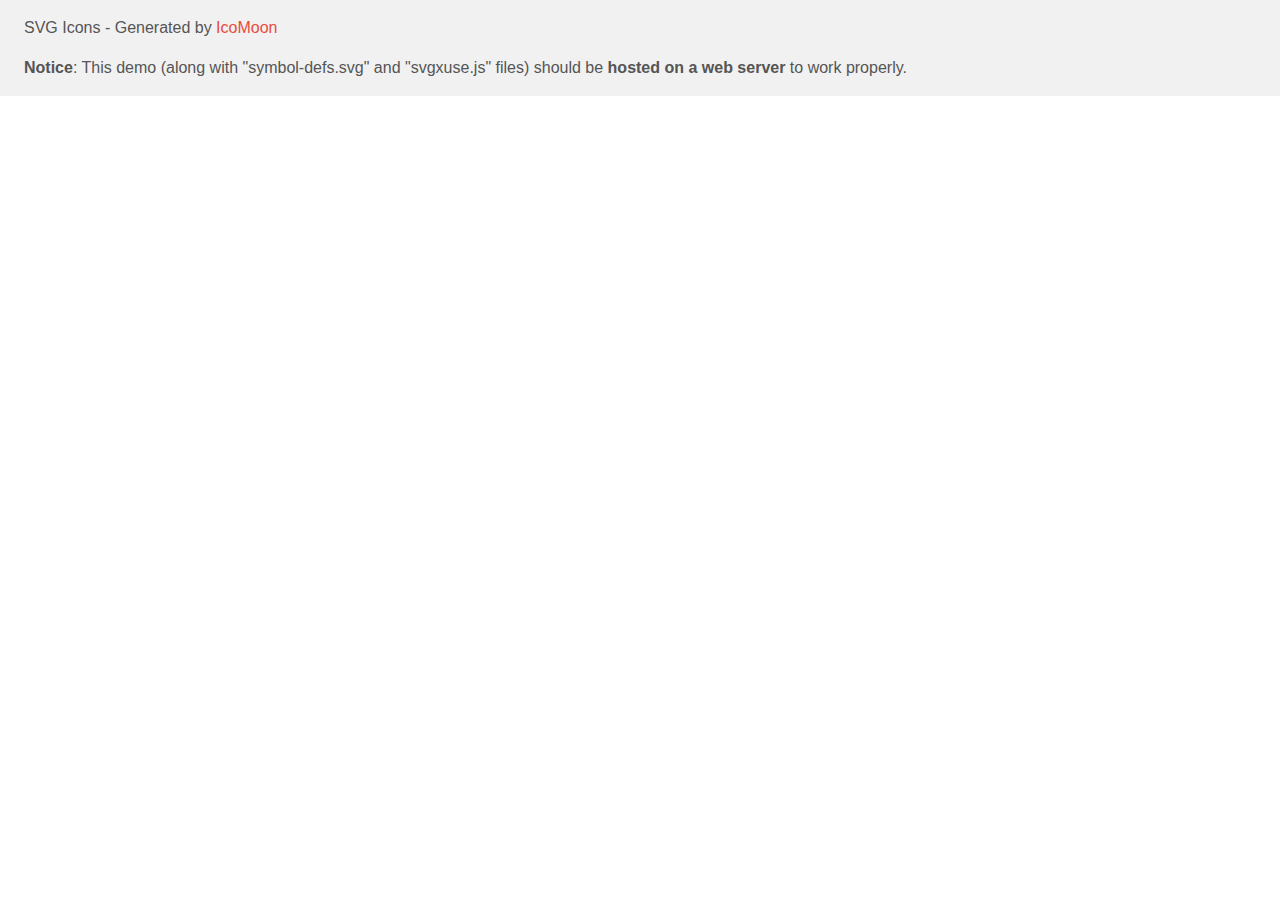
<file: images/icomoon/sprite.html>
<!doctype html>
<html>
<head>
    <title>IcoMoon - SVG Icons</title>
    <meta charset="utf-8">
    <meta name="viewport" content="width=device-width, initial-scale=1">
    <link rel="stylesheet" href="demo-files/demo.css">
    <link rel="stylesheet" href="style.css">
</head>
<body>
<header class="bgc1 clearfix">
<div class="mhl">
    <p>SVG Icons - Generated by <a href="https://icomoon.io/app">IcoMoon</a></p><p><strong>Notice</strong>: This demo (along with "symbol-defs.svg" and "svgxuse.js" files) should be <b>hosted on a web server</b> to work properly.</p>
</div>
</header>
<script defer src="svgxuse.js"></script>
</body>
</html>
</file>
<file: css/styles.css>
:root {
--title-text-color: #212121;
--text-color: #757575;
--brend-color: #2196F3;
--primary-white-color:#ffffff;
}
html {
    scroll-behavior: smooth;
}
body {
    font-family:"Roboto", sans-serif;
    font-style: normal;
    font-size: 14px;
    text-decoration: none;
}
.visualle.hidden {
    position: absolute;
    white-space: nowrap;
    width: 1px;
    height: 1px;
    overflow: hidden;
    border: 0;
    padding: 0;
    clip: rect(0 0 0 0);
    clip-path: inset(50%);
    margin: -1px;
}

h1,
h2, 
h3, 
h4, 
h5, 
h6, 
p {
    margin-top: 0px;
    margin-bottom: 0px;
}

img {
    display: block;
    max-width: 100%;
    height: auto;
}

.contanier {
    width: 1200px;
    padding-left: 15px;
    padding-right: 15px;
    margin-left: auto;
    margin-right: auto;
}
.list {
    margin-top: 0px;
    margin-bottom: 0px;
    padding: 0px;    
}

/*верхняя линия*/
.header {
    border-bottom: 1px solid #ECECEC;
}
.header-contanier {
    display: flex;
    align-items: center;
}

.logo-blue {
    font-family: 'Raleway';
    font-weight: 700;
    font-size: 26px;
    line-height: 1.19;
    letter-spacing: 0.03em;
    color:var(--brend-color);
    text-decoration: none;
    margin-right: 93px;
    padding-top: 24px;
    padding-bottom: 24px;
    }
.logo-header {
    font-family: 'Raleway';
    font-weight: 700;
    font-size: 26px;
    line-height: 1.19;
    letter-spacing: 0.03em;
    color: #000000;
    text-decoration: none;
}
.logo-blue-footer {
    font-family: 'Raleway';
    font-weight: 700;
    font-size: 26px;
    line-height: 1.19;
    letter-spacing: 0.03em;
    color: var(--brend-color);
    text-decoration: none;
    padding: 0;
    margin-top: 0;
    margin-bottom: 0;
    margin-right: 156px;
}
.logo-footer {
    font-family: 'Raleway';
    font-weight: 700;
    font-size: 26px;
    line-height: 1.19;
    letter-spacing: 0.03em;
    color:var(--primary-white-color);
    text-decoration: none;   
}

.navigtion-list {
    display: flex;
    align-items: center;
    margin-top: 0;
    margin-bottom: 0;   
    padding-left: 0;
}
.navigtion-item {
    display: block;
    margin-right: 50px;
    list-style-type: none;   
}

.navigtion-item:last-child {
    margin-right: 0px;
}
.link { 
    display: block;
    font-weight: 500;
    line-height: 1.14;
    letter-spacing: 0.02em;
    color:var(--title-text-color);
    text-decoration: none;  
    padding-top: 32px;
    padding-bottom: 32px;
}
.link.active{ 
    color: var(--brend-color);
}

.link:hover, 
.link:focus {
    color: var(--brend-color);
}

.header-gruop {
    display: flex;
    align-items: center;
    margin-left: auto;
}
.group-1 {
    margin-right: 50px;
}

.header-gruop-list {
    display: flex;
    align-items: center;
    list-style-type: none;
    margin-top: 0;
    margin-bottom: 0;
    padding-left: 0;
}
.header-icons {
    margin-right: 10px;
    fill: currentColor;
}

.group-mailto {  
    display: flex;
    align-items: center;
    justify-content: center;
    font-weight: 500;
    line-height: 1.14;
    letter-spacing: 0.02em;
    color: var(--text-color);
    text-decoration: none;
    
    padding-top: 32px;
    padding-bottom: 32px;
}

.group-tel {
    display: flex;
    align-items: center;
    justify-content: center;
    font-weight: 500;
    line-height: 1.14;
    letter-spacing: 0.02em;
    color: var(--text-color);
    text-decoration: none;
    padding-top: 32px;
    padding-bottom: 32px;
}  

.group-mailto:hover,
.group-mailto:focus,
.group-tel:hover,
.group-tel:focus {
    color: var(--brend-color);
}

/* шапка сайта*/

.hero {
    max-width: 1600px;
    height: 600px;
    margin-right: auto;
    margin-left: auto;
    background-color: #2F303A;
    text-align: center;
    padding-top: 200px;
    padding-bottom: 200px;
    background-image:linear-gradient(
    to right, rgba(47, 48, 58, 0.4),
    rgba(47, 48, 58, 0.4)),
    url(../images/hero/Img.jpg);
    background-repeat: no-repeat;
    background-position: center;
    background-size: cover;
}
.hero-title {
    font-weight: 900;
    font-size: 44px;
    line-height: 1.36;
    letter-spacing: 0.06em;
    text-transform: uppercase;
    color: var(--primary-white-color);
    margin-top: 0px;
    margin-bottom: 30px;
    width: 696px;
    margin-right: auto;
    margin-left: auto;
}
.hero-navigtion {
    font-family: 'Roboto';
    font-family: inherit;
    font-weight: 700;
    font-size: 16px;
    line-height: 1.87;
    align-items: center;
    text-align: center;
    letter-spacing: 0.06em;   
    color: var(--primary-white-color);
    background-color: var(--brend-color);
    border-style: none;
    padding-left: 32px;
    padding-right: 32px;
    padding-top: 10px;
    padding-bottom: 10px;  
    border-radius: 4px;
}
.hero-navigtion:focus,
.hero-navigtion:active 
.hero-navigtion:hover{
    background-color: var(--brend-color);
}
/* Особенности */

.list-peculiarities {
    display: flex;
    flex-wrap: wrap;
    width: 1170px;
    margin-top: 0;
    margin-bottom: 0;
    padding-left: 0;
}
.item-peculiarities {
    width: 270px;
    margin-right: 30px;
}
.item-peculiarities:last-child {
    margin-right: 0;
}
.peculiarities-icons{
    display: flex;
    align-items: center;
    justify-content: center;
    width: 270px;
    height: 120px;
    background-color: #F5F4FA;
    margin-bottom: 30px;
}

.detali-icons {
    display: flex;
    align-items: center;
    fill: #212121;
}

.attention-to-detail, 
.punctuality,
.planning,
.modern-technologies{
    font-weight: 700;
    line-height: 1.14;
    letter-spacing: 0.03em;
    text-transform: uppercase;
    color: var(--title-text-color);
    margin-top: 0px;
    margin-bottom: 10px;
}

.link-description {
    line-height: 1.71;
    letter-spacing: 0.03em;
    color: var(--text-color);   
    margin-bottom: 0px;
    
}
.peculiarities {
    display: flex;
    flex-wrap: wrap;
    padding-top: 94px;
    padding-bottom: 94px;
}
.what-are-we-doing-pading {
    display: flex;
    flex-wrap: wrap;
    padding-top: 0;
    padding-bottom: 94px;
}

/*чем мы занимаемся*/

.what-are-we-doing {
    font-weight: 700;
    font-size: 36px;
    line-height: 1.16;
    letter-spacing: 0.03em;
    color: var(--title-text-color);
    margin-top: 0px;
    margin-bottom: 50px;   
    text-align: center;     
}
.list-what-are-we-doing {
    display: flex;
    flex-wrap: wrap;
    justify-content:space-between ;
    padding: 0;
    margin-top: 0;
    margin-bottom: 0;
}
.going {
    background: url;
    mix-blend-mode: normal;
    display: block;
    max-width: 100%;
    height: auto;
}

/*наша команда*/
.team {
    padding-top: 94px;
    padding-bottom: 94px;
}

.our-team {
    font-weight: 700;
    font-size: 36px;
    line-height: 1.16;
    letter-spacing: 0.03em;
    color: var(--title-text-color);
    margin-top: 0px;
    margin-bottom: 50px;
    text-align: center;
}
.member-list {
    display: flex;
    flex-wrap: wrap;
    padding: 0;
    margin-top: 0px;
    margin-bottom: 0px;
}

.member-group{
    padding-top: 30px;
    padding-bottom: 30px;
}
.member-title {
    font-weight: 500;
    font-size: 16px;
    line-height: 1.19;
    letter-spacing: 0.03em;    
    color: var(--title-text-color);
    margin-top: 0px;
    margin-bottom: 10px;
    text-align: center;
}
.member-position {
    font-size: 16px;
    line-height: 1.19;
    letter-spacing: 0.03em;    
    color:var(--text-color);
    text-align: center;
    margin-bottom: 16px;
}
.socials {
    display: flex;
    justify-content: center;
    align-items: center;  
}
.socials-item:not(:last-child) {
    margin-right: 10px;
}

.socials-link {
    display: flex;
    align-items: center;
    justify-content: center; 
    width: 44px;
    height: 44px;

    background-color:#FFFFFF;

    border-radius: 50%;
}

.socials-icons {
    fill: #AFB1B8;
} 
.socials-link:hover .socials-icons,
.socials-link:focus .socials-icons {
    fill: #FFFFFF;
}
.socials-link:hover,
.socials-link:focus {
    background-color:var(--brend-color);
}
.team {
    background-color: #F5F4FA;
}
.member-item {
    background-color: #ffffff; 
    margin-right: 30px; 
    box-shadow: 0px 1px 3px rgba(0, 0, 0, 0.12), 0px 1px 1px rgba(0, 0, 0, 0.14), 0px 2px 1px rgba(0, 0, 0, 0.2);
    border-radius: 0px 0px 4px 4px;
}
.member-item:last-child {
margin-right: 0;
}
/* Постоянные клиенты */

.clients {
    padding-top: 94px;
    padding-bottom: 94px;
    margin: 0;
}
.list-permanent-clients {
    display: flex;
    align-items: center;
    justify-content: center;
    margin: 0;
    padding: 0;
   
}
.permanent-clients {
    font-weight: 700;
    font-size: 36px;
    line-height: 1.17;
    text-align: center;
    letter-spacing: 0.03em;
    color: #212121;
    padding-top: 0;
    margin-bottom: 50px;
}
.permanent-clients-icons {
    display: flex;
    align-items: center;
    justify-content: center;
    width: 170px;
    height: 92px;
    border: 1px solid #AFB1B8;
    border-radius: 4px;
    
}
/* .going-permanent-clients {
    margin-right: 30px;
} */
.going-permanent-clients:not(:last-child) {
    margin-right: 30px;
}
.photo-icons {
    display: flex;
    align-items: center;
    fill: #AFB1B8;
}
.permanent-clients-icons:hover,
.peculiarities-icons:focus {
    border: 1px solid var(--brend-color)
}
.permanent-clients-icons:hover .photo-icons,
.permanent-clients-icons:focus .photo-icons {
    fill: var(--brend-color);
}
/*подвал*/

.footer {
    background-color: #2F303A;
    padding-top: 60px;
    padding-bottom: 60px;
}
.footer-contanier {
    display: flex;
    align-items: baseline;
    flex-direction: row;
}
.logo-footer-group {
    padding: 0;
}
.link-footer {
    padding-top: 0;
    padding-bottom: 0;
    margin-top: 20px;
}
.link-address {
    display: block;
    line-height: 1.71;
    letter-spacing: 0.03em;   
    color: var(--primary-white-color);
    font-style: normal;
    margin-bottom: 9px;
      
}
.group-footer-1 {
    margin-top: 0;
    margin-bottom: 9px;
}
.group-footer-2 {
    margin-top: 0;
    margin-bottom: 0;
}
.group-mailto-footer,
.group-tel-footer {
    display: block;
    font-style:normal;
    line-height: 1.71;
    letter-spacing: 0.03em;
    color: #ffffff99;
    text-decoration: none;
}

.group-mailto-footer:hover,
.group-mailto-footer:focus,
.group-tel-footer:hover,
.group-tel-footer:focus {
    color: var(--brend-color);
}

.join-h {    
    display: flex;
    flex-direction: column;
    flex-wrap: nowrap;
    font-weight: 700;
    font-size: 14px;
    line-height: 1.14;
    letter-spacing: 0.03em;
    text-transform: uppercase;
    color: #FFFFFF;
    margin-top: 0;
    margin-bottom: 20px;
}
.socials-footer {
    display: flex;
    justify-content: center;
    align-items: center;
}
/* .socials-item-footer {
    margin-top: 20px;
} */

.socials-item-footer:not(:last-child) {
    margin-right: 10px;
}

.socials-link-footer {
    display: flex;
    align-items: center;
    justify-content: center;
    width: 44px;
    height: 44px;
    background-color: rgba(255, 255, 255, 0.1);
    border-radius: 50%;
}
.socials-link-footer:hover,
.socials-link-footer:focus {
    background-color: #2196F3;
}

.socials-icons-footer {
    fill: #FFFFFF;
}

.socials-link-footer:hover .socials-icons,
.socials-link-footer:focus .socials-icons {
    fill: #FFFFFF;
}


/*портфолио*/
.filter-btn {
    font-weight: 500;
    font-size: 16px;
    line-height: 1.62;   
    text-align: center;
    letter-spacing: 0.03em;    
    color: var(--title-text-color);
    border-style: none;
    border-radius: 4px;
    display: inline-block;
    padding-left: 22px;
    padding-right: 22px;
    padding-top: 6px;
    padding-bottom: 6px;
    min-width: 103px;
    min-height: 38px;
}
.filter-btn-active {
    font-weight: 500;
    font-size: 16px;
    line-height: 1.62;
    text-align: center;
    letter-spacing: 0.03em;
    color: var(--primary-white-color);
    background-color: var(--brend-color);
    border-style: none;
    border-radius: 4px;
    display: inline-block;
    padding-left: 22px;
    padding-right: 22px;
    padding-top: 6px;
    padding-bottom: 6px;
    min-width: 73px;
    min-height: 38px;
    box-shadow: 0px 3px 1px rgba(0, 0, 0, 0.1),
     0px 1px 2px rgba(0, 0, 0, 0.08),
     0px 2px 2px rgba(0, 0, 0, 0.12);
}
.filter-btn:active,
.filter-btn:focus {
    background-color: var(--brend-color);
    color: var(--primary-white-color);
    box-shadow: 0px 3px 1px rgba(0, 0, 0, 0.1),
    0px 1px 2px rgba(0, 0, 0, 0.08),
    0px 2px 2px rgba(0, 0, 0, 0.12);
   
    
}
.filter {
    padding-top: 94px;
    padding-bottom: 94px;
}
.filter-title {
    display: flex;
    flex-wrap: wrap;
    align-items: center;
    justify-content: center;
    margin-top: 0;
    margin-bottom: 50px;
    padding-left: 0;
    scroll-behavior: smooth;
}
.filter-item {
    margin-top: 0;
    margin-bottom: 0;
    margin-right: 8px;
}
.filter-item:hover,
.filter-item:focus {
    box-shadow: 0px 3px 1px rgba(0, 0, 0, 0.1),
    0px 1px 2px rgba(0, 0, 0, 0.08),
    0px 2px 2px rgba(0, 0, 0, 0.12);
}

.filter-item:last-child {
    margin-right: 0;
}

.portfolio {
    display: flex;
    flex-wrap: wrap;
    padding: 0;
    margin-top: 0;
    margin-bottom: 0;  
}
.portfolio-list:nth-child(3n) {
    margin-right: -30px;
} 
.portfolio-list {
    display: inline-block;
    margin-bottom: 30px;  
    margin-right: 30px;
}
.portfolio-list:nth-child(n + 7) {
    margin-bottom: 0;
 } 
.portfolio-list:hover,
.portfolio-list:focus {
    box-shadow: 0px 1px 1px rgba(0, 0, 0, 0.12),
    0px 4px 4px rgba(0, 0, 0, 0.06),
    1px 4px 6px rgba(0, 0, 0, 0.16);
}
.sending {
    text-decoration: none;
}
.portfolio-group {
    padding-left: 22px;
    padding-right: 22px;
    padding-top: 20px;
    padding-bottom: 20px;
    border: 1px solid #EEEEEE;
   
}
.portfolio-title {
    font-weight: 700;
    font-size: 18px;
    line-height: 2;
    letter-spacing: 0.06em;
    color: var(--title-text-color);
    margin-top: 0px;
    margin-bottom: 4px;
    width: 322px;
}
.portfolio-position {
    font-size: 16px;
    line-height: 1.87;
    letter-spacing: 0.03em;
    color: var(--text-color);
    width: 322px;
}
.portfolio-img {
    margin: 0;
}
.link:focus,
.link:hover {
    color: var(--brend-color);
    box-shadow: 0px 1px 1px rgba(0, 0, 0, 0.12),
    0px 4px 4px rgba(0, 0, 0, 0.06),
    1px 4px 6px rgba(0, 0, 0, 0.16);
}
.list,
.member-item,
.portfolio-list,
.item-peculiarities,
.navigtion-item,
.header-gruop-list,
.filter-item,
.going-permanent-clients {
    list-style-type: none;  
}
</file>
<file: images/icomoon/demo-files/demo.css>
body {
  padding: 0;
  margin: 0;
  font-family: sans-serif;
  font-size: 1em;
  line-height: 1.5;
  color: #555;
  background: #fff;
}
h1 {
  font-size: 1.5em;
  font-weight: normal;
  box-shadow: 0 1px #ddd, 0 2px #fff, 0 3px #ddd;
}
small {
  font-size: .66666667em;
}
a {
  color: #e74c3c;
  text-decoration: none;
}
a:hover, a:focus {
  box-shadow: 0 1px #e74c3c;
}
.bshadow0, input {
  box-shadow: inset 0 -2px #e7e7e7;
}
input:hover {
  box-shadow: inset 0 -2px #ccc;
}
input, fieldset {
  font-size: 1em;
  margin: 0;
  padding: 0;
  border: 0;
}
input {
  color: inherit;
  line-height: 1.5;
  height: 1.5em;
  padding: .25em 0;
}
input:focus {
  outline: none;
  box-shadow: inset 0 -2px #449fdb;
}
.glyph {
  font-size: 16px;
  margin-right: 1.5em;
  float: left;
  width: 2em;
}
svg {
  color: #000;
}
.liga {
  width: 80%;
  width: calc(100% - 2.5em);
}
.talign-right {
  text-align: right;
}
.talign-center {
  text-align: center;
}
.bgc1 {
  background: #f1f1f1;
}
.fgc0 {
  color: #000;
}
.fgc1 {
  color: #999;
}
p {
  margin-top: 1em;
  margin-bottom: 1em;
}
.mvm {
  margin-top: .75em;
  margin-bottom: .75em;
}
.mtn {
  margin-top: 0;
}
.mtl, .mal {
  margin-top: 1.5em;
}
.mbl, .mal {
  margin-bottom: 1.5em;
}
.mal, .mhl {
  margin-left: 1.5em;
  margin-right: 1.5em;
}
.mhmm {
  margin-left: 1em;
  margin-right: 1em;
}
.ptl {
  padding-top: 1.5em;
}
.pbs, .pvs {
  padding-bottom: .25em;
}
.pvs, .pts {
  padding-top: .25em;
}
.unit {
  float: left;
}
.unitRight {
  float: right;
}
.size1of2 {
  width: 50%;
}
.size1of1 {
  width: 100%;
}
.clearfix:before, .clearfix:after {
  content: " ";
  display: table;
}
.clearfix:after {
  clear: both;
}
.hidden-true {
  display: none;
}
.textbox0 {
  width: 3em;
  background: #f1f1f1;
  padding: .25em .5em;
  line-height: 1.5;
  height: 1.5em;
}
.fs0 {
  font-size: 16px;
}
.name {
  font-size: 0.5em;
  margin-left: 1em;
}
</file>
<file: images/icomoon/style.css>
.icon {
  display: inline-block;
  width: 1em;
  height: 1em;
  stroke-width: 0;
  stroke: currentColor;
  fill: currentColor;
}

/* ==========================================
Single-colored icons can be modified like so:
.icon-name {
  font-size: 32px;
  color: red;
}
========================================== */

.icon-brand {
  width: 1.7666015625em;
}

.icon-company {
  width: 1.7666015625em;
}

.icon-envelope {
  width: 1.3330078125em;
}

.icon-foster-peters {
  width: 1.7666015625em;
}

.icon-smartphone {
  width: 0.625em;
}

.icon-tag-line {
  width: 1.7666015625em;
}

.icon-tag-line-here {
  width: 1.7666015625em;
}

.icon-yaco {
  width: 1.7666015625em;
}
</file>
